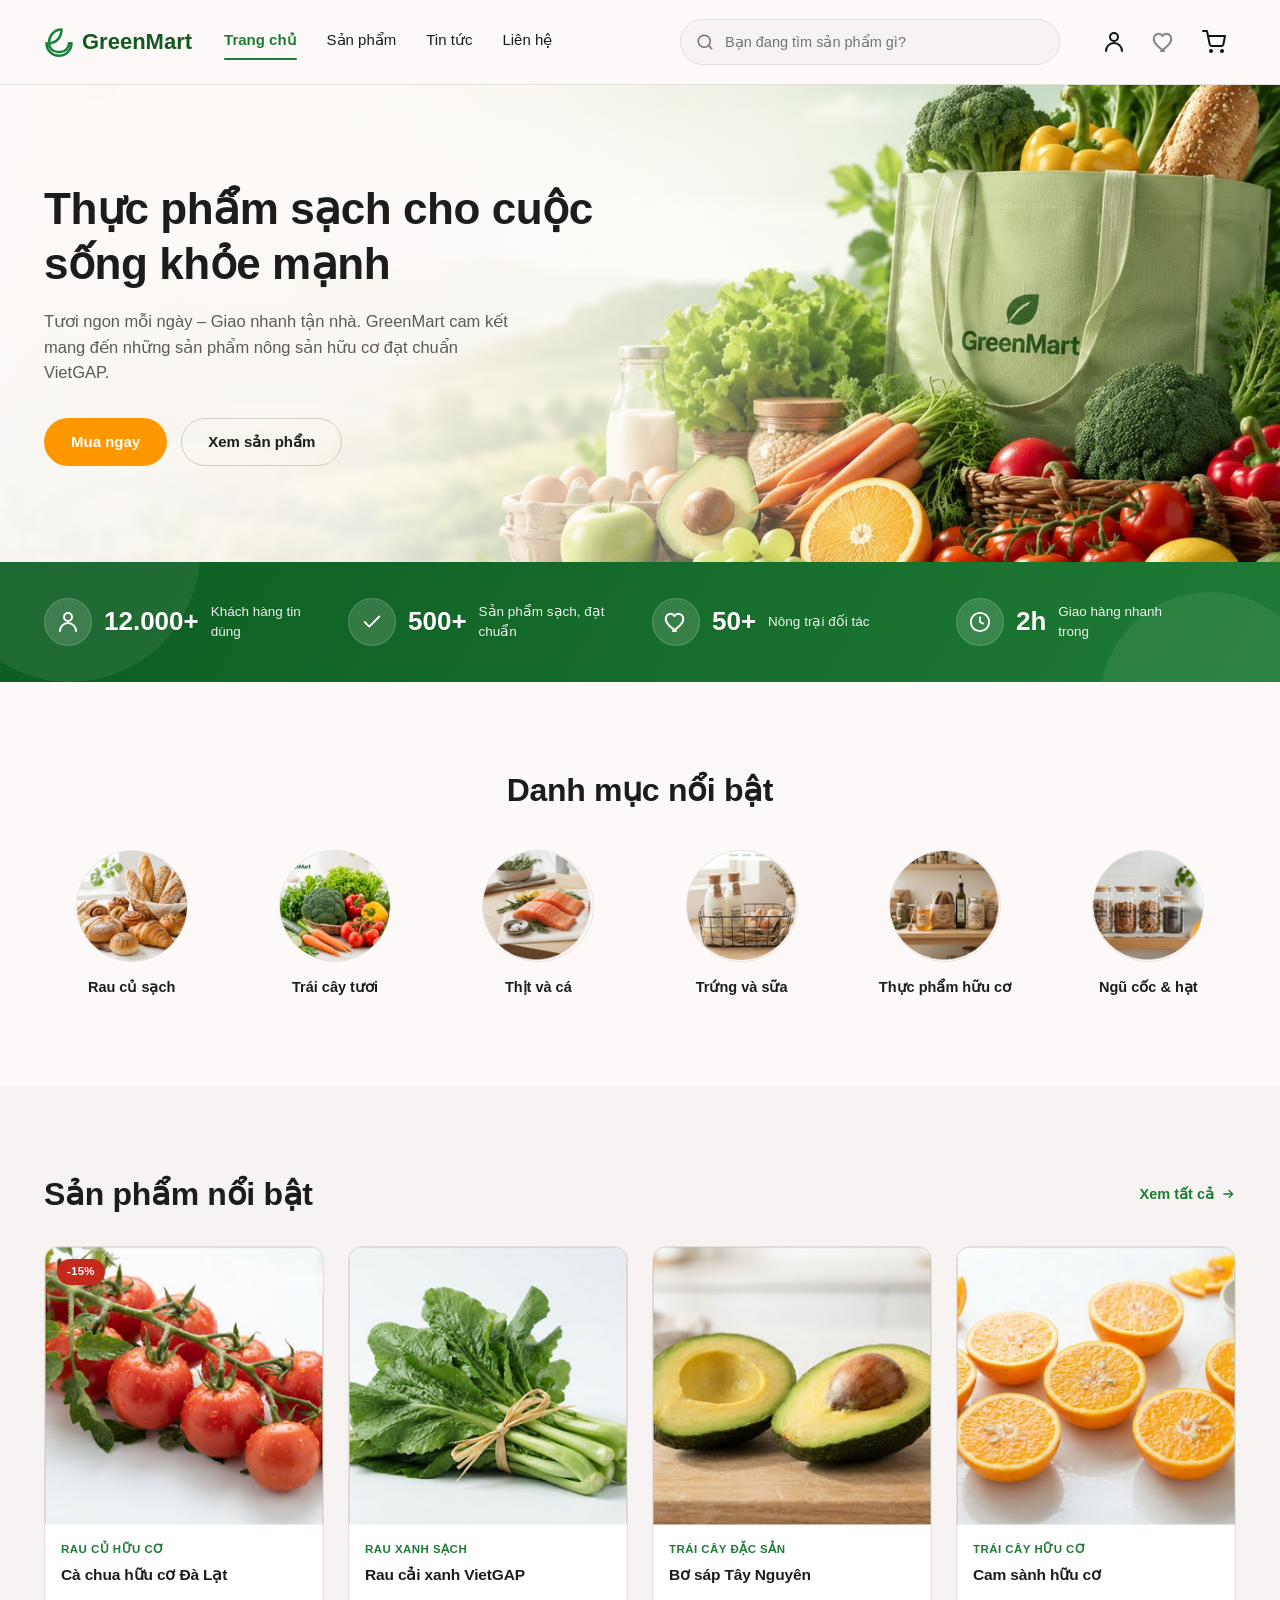
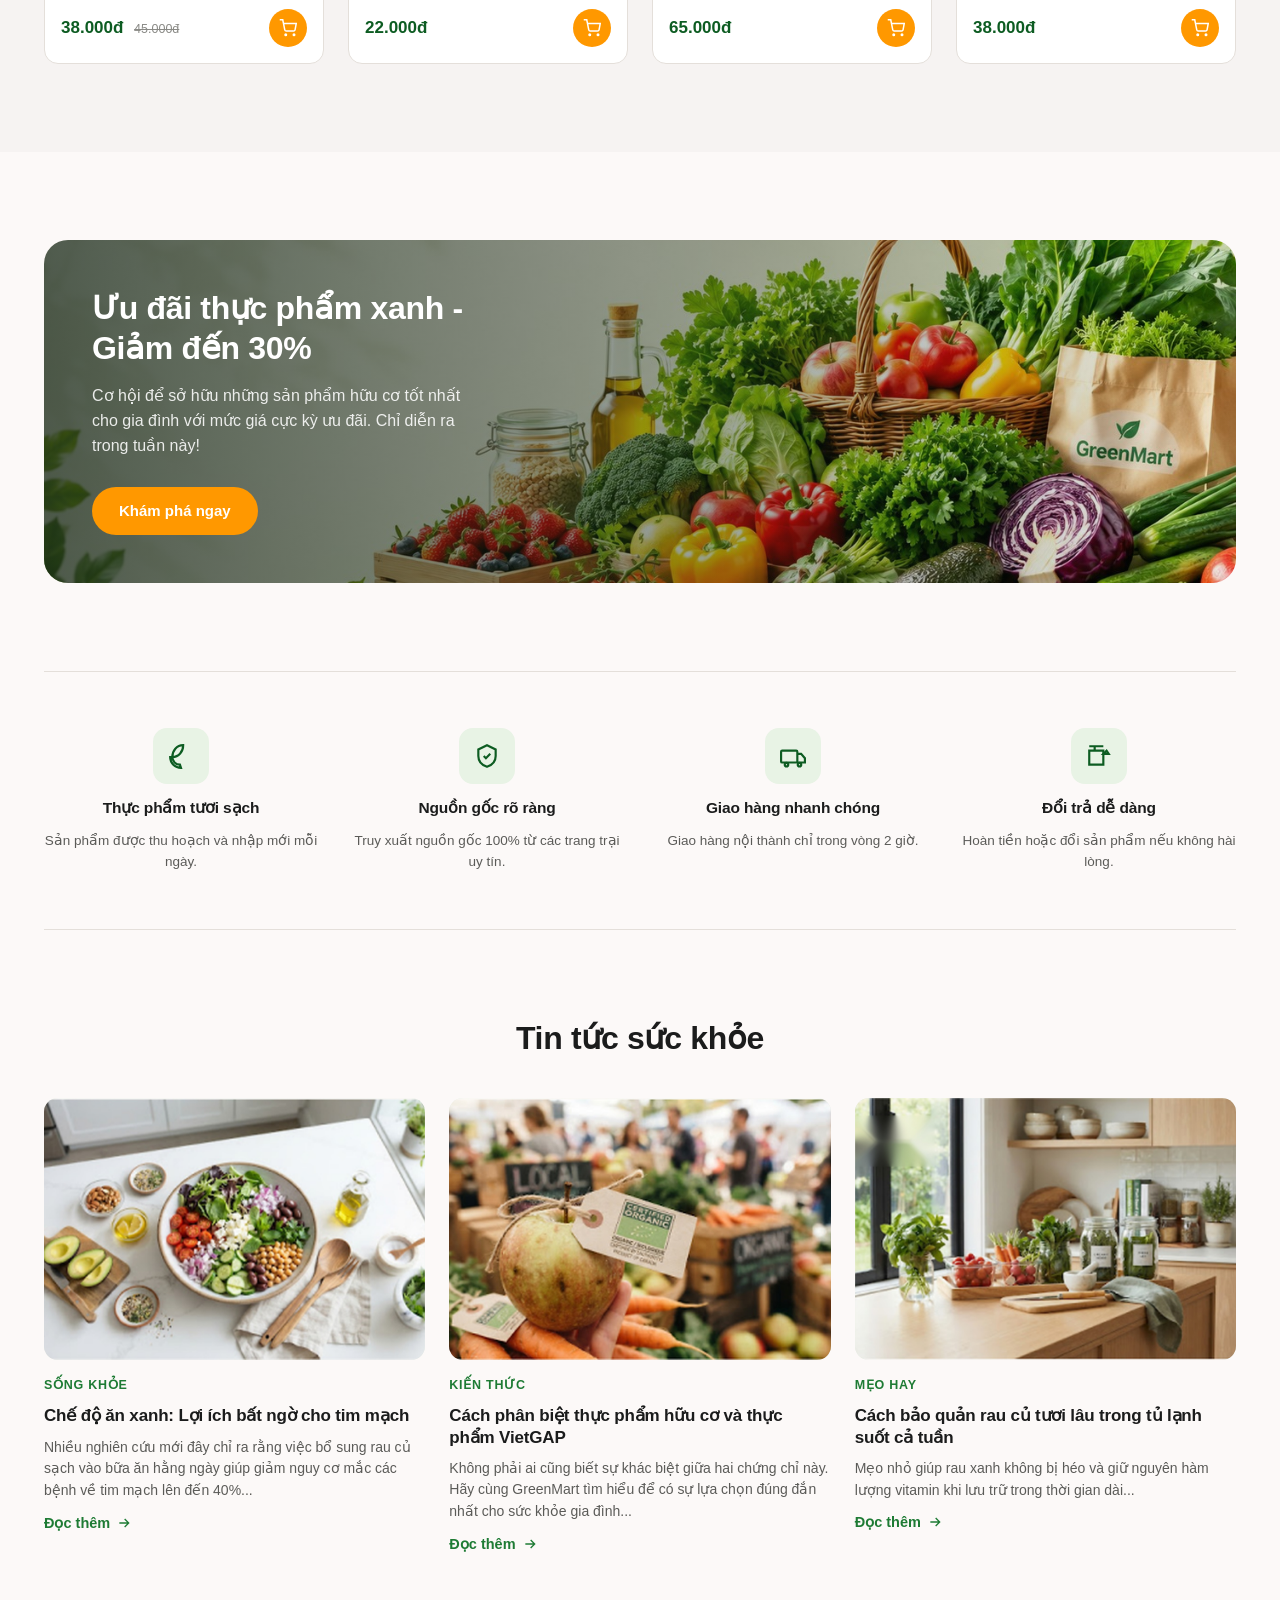
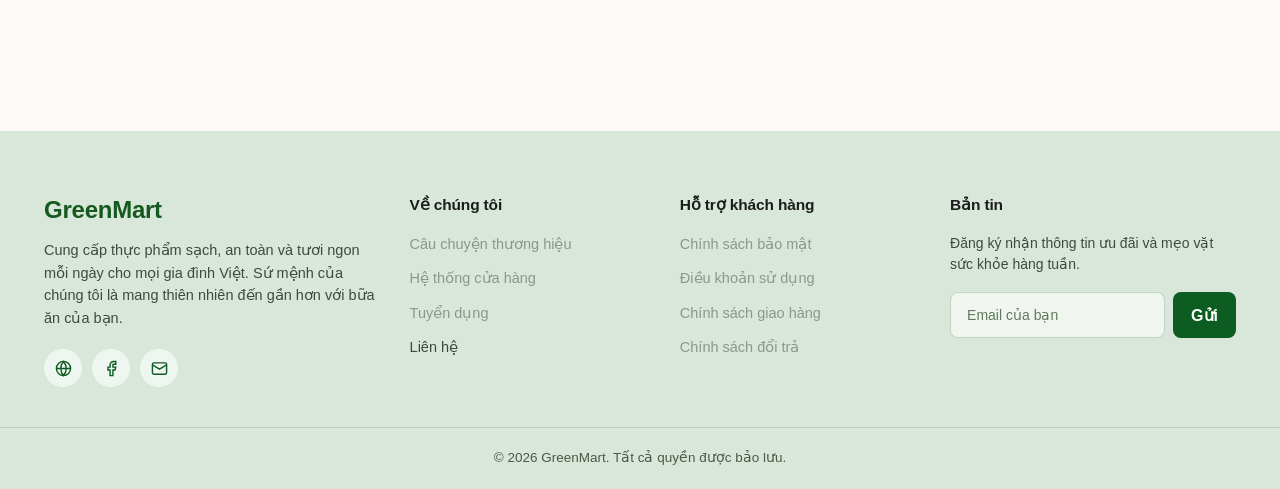
<file: index.html>
<!DOCTYPE html>
<html lang="vi">
<head>
<meta charset="UTF-8">
<meta name="viewport" content="width=device-width, initial-scale=1.0">
<title>GreenMart - Thực phẩm sạch cho cuộc sống khỏe mạnh</title>
<meta name="description" content="GreenMart cung cấp thực phẩm sạch, hữu cơ, tươi ngon mỗi ngày với giao hàng nhanh trong 2 giờ.">
<link rel="icon" href="assets/images/logo/favicon.png">

    <link rel="stylesheet" href="css/base.css">
    <link rel="stylesheet" href="css/components.css">
    <link rel="stylesheet" href="css/home.css">
</head>
<body>
<noscript><style>.reveal{opacity:1!important;transform:none!important;}</style></noscript>


<!-- ================= HEADER ================= -->
<header class="dau-trang">
  <div class="container">
    <a href="index.html" class="logo-thuong-hieu">
      <img src="assets/icons/leaf.svg" alt="" class="icon-svg">
      <span>GreenMart</span>
    </a>

    <button class="nut-menu-di-dong" aria-label="Mở menu" aria-expanded="false">
      <img src="assets/icons/menu.svg" alt="" class="icon-svg">
    </button>

    <nav class="menu-chinh">
      <a href="index.html" class="dang-hoat-dong">Trang chủ</a>
      <a href="san-pham.html">Sản phẩm</a>
      <a href="tin-tuc.html">Tin tức</a>
      <a href="lien-he.html">Liên hệ</a>
    </nav>

    <div class="o-tim-kiem-header">
      <img src="assets/icons/search.svg" alt="" class="icon-svg">
      <input type="text" placeholder="Bạn đang tìm sản phẩm gì?">
    </div>

    <div class="icon-tien-ich">
      <a href="dang-nhap.html" class="nut-icon" aria-label="Tài khoản">
        <img src="assets/icons/user.svg" alt="" class="icon-svg">
      </a>
      <a href="javascript:void(0)" class="nut-icon disabled-link" aria-label="Sản phẩm yêu thích" aria-disabled="true" tabindex="-1">
        <img src="assets/icons/heart.svg" alt="" class="icon-svg">
        <span class="the-so-luong" data-so-luong-yeu-thich>0</span>
      </a>
      <a href="gio-hang.html" class="nut-icon" aria-label="Giỏ hàng">
        <img src="assets/icons/cart.svg" alt="" class="icon-svg">
        <span class="the-so-luong" data-so-luong-gio-hang>0</span>
      </a>
    </div>
  </div>
</header>

<!-- ================= HERO ================= -->
<section class="hero-trang-chu">
  <div class="khung-anh">
    <img src="assets/images/banner/banner-trang-chu.jpg" alt="Nông sản tươi sạch GreenMart" onerror="this.src='assets/images/placeholder.svg'">
  </div>
  <div class="container">
    <div class="hero-noi-dung">
      <h1>Thực phẩm sạch cho cuộc sống khỏe mạnh</h1>
      <p>Tươi ngon mỗi ngày – Giao nhanh tận nhà. GreenMart cam kết mang đến những sản phẩm nông sản hữu cơ đạt chuẩn VietGAP.</p>
      <div class="hero-nut-nhom">
        <a href="san-pham.html" class="nut nut-cam">Mua ngay</a>
        <a href="san-pham.html" class="nut nut-vien">Xem sản phẩm</a>
      </div>
    </div>
  </div>
</section>

<!-- ================= DẢI THỐNG KÊ ĐIỂM NHẤN ================= -->
<section class="dai-thong-ke">
  <div class="container">
    <div class="luoi-thong-ke">
      <div class="muc-thong-ke reveal">
        <div class="icon-thong-ke">
          <img src="assets/icons/user.svg" alt="" class="icon-svg">
        </div>
        <span class="so-thong-ke" data-dem-toi="12000" data-hau-to="+">0</span>
        <p>Khách hàng tin dùng</p>
      </div>
      <div class="muc-thong-ke reveal reveal-cham-1">
        <div class="icon-thong-ke">
          <svg viewBox="0 0 24 24" fill="none" stroke="currentColor" stroke-width="2"><path d="M20 6L9 17l-5-5" stroke-linecap="round" stroke-linejoin="round"/></svg>
        </div>
        <span class="so-thong-ke" data-dem-toi="500" data-hau-to="+">0</span>
        <p>Sản phẩm sạch, đạt chuẩn</p>
      </div>
      <div class="muc-thong-ke reveal reveal-cham-2">
        <div class="icon-thong-ke">
          <img src="assets/icons/heart.svg" alt="" class="icon-svg">
        </div>
        <span class="so-thong-ke" data-dem-toi="50" data-hau-to="+">0</span>
        <p>Nông trại đối tác</p>
      </div>
      <div class="muc-thong-ke reveal reveal-cham-3">
        <div class="icon-thong-ke">
          <svg viewBox="0 0 24 24" fill="none" stroke="currentColor" stroke-width="2"><circle cx="12" cy="12" r="10"/><path d="M12 6v6l4 2"/></svg>
        </div>
        <span class="so-thong-ke" data-dem-toi="2" data-hau-to="h">0</span>
        <p>Giao hàng nhanh trong</p>
      </div>
    </div>
  </div>
</section>

<!-- ================= DANH MỤC NỔI BẬT ================= -->
<section class="section">
  <div class="container">
    <div class="tieu-de-section reveal">
      <h2>Danh mục nổi bật</h2>
    </div>
    <div class="luoi-danh-muc">
      <a href="san-pham.html?danh-muc=rau-cu" class="the-danh-muc">
        <div class="khung-anh"><img src="assets/images/danh-muc/rau-cu-sach.jpg" alt="Rau củ sạch" onerror="this.src='assets/images/placeholder.svg'"></div>
        <span>Rau củ sạch</span>
      </a>
      <a href="san-pham.html?danh-muc=trai-cay" class="the-danh-muc">
        <div class="khung-anh"><img src="assets/images/danh-muc/trai-cay-tuoi.jpg" alt="Trái cây tươi" onerror="this.src='assets/images/placeholder.svg'"></div>
        <span>Trái cây tươi</span>
      </a>
      <a href="san-pham.html?danh-muc=thit-ca" class="the-danh-muc">
        <div class="khung-anh"><img src="assets/images/danh-muc/thit-va-ca.jpg" alt="Thịt và cá" onerror="this.src='assets/images/placeholder.svg'"></div>
        <span>Thịt và cá</span>
      </a>
      <a href="san-pham.html?danh-muc=trung-sua" class="the-danh-muc">
        <div class="khung-anh"><img src="assets/images/danh-muc/trung-va-sua.jpg" alt="Trứng và sữa" onerror="this.src='assets/images/placeholder.svg'"></div>
        <span>Trứng và sữa</span>
      </a>
      <a href="san-pham.html?danh-muc=huu-co" class="the-danh-muc">
        <div class="khung-anh"><img src="assets/images/danh-muc/thuc-pham-huu-co.jpg" alt="Thực phẩm hữu cơ" onerror="this.src='assets/images/placeholder.svg'"></div>
        <span>Thực phẩm hữu cơ</span>
      </a>
      <a href="san-pham.html?danh-muc=ngu-coc" class="the-danh-muc">
        <div class="khung-anh"><img src="assets/images/danh-muc/ngu-coc-hat.jpg" alt="Ngũ cốc và hạt" onerror="this.src='assets/images/placeholder.svg'"></div>
        <span>Ngũ cốc & hạt</span>
      </a>
    </div>
  </div>
</section>

<!-- ================= SẢN PHẨM NỔI BẬT ================= -->
<section class="section section-phu">
  <div class="container">
    <div class="tieu-de-hang">
      <h2>Sản phẩm nổi bật</h2>
      <a href="san-pham.html" class="lien-ket-xem-them">
        Xem tất cả
        <svg viewBox="0 0 24 24" fill="none" stroke="currentColor" stroke-width="2"><path d="M5 12h14M13 6l6 6-6 6"/></svg>
      </a>
    </div>
    <div class="luoi-san-pham luoi-4" id="vung-san-pham-noi-bat">
      <!-- Được JS render từ js/du-lieu-san-pham.js -->
    </div>
  </div>
</section>

<!-- ================= BANNER KHUYẾN MÃI ================= -->
<section class="section">
  <div class="container">
    <div class="banner-khuyen-mai reveal">
      <div class="khung-anh">
        <img src="assets/images/banner/banner-khuyen-mai.jpg" alt="Ưu đãi thực phẩm xanh" onerror="this.src='assets/images/placeholder.svg'">
      </div>
      <div class="banner-khuyen-mai-noi-dung">
        <h2>Ưu đãi thực phẩm xanh - Giảm đến 30%</h2>
        <p>Cơ hội để sở hữu những sản phẩm hữu cơ tốt nhất cho gia đình với mức giá cực kỳ ưu đãi. Chỉ diễn ra trong tuần này!</p>
        <a href="san-pham.html?danh-muc=huu-co" class="nut nut-cam">Khám phá ngay</a>
      </div>
    </div>
  </div>
</section>

<!-- ================= CAM KẾT ================= -->
<section class="container">
  <div class="luoi-cam-ket">
    <div class="the-cam-ket">
      <div class="icon-tron"><svg viewBox="0 0 24 24" fill="none" stroke="currentColor" stroke-width="2"><path d="M11 20A7 7 0 0 1 4 13H2a10 10 0 0 0 10 10z"/><path d="M4 13c0-6 4-11 10-11 0 6-4 11-10 11z"/></svg></div>
      <h4>Thực phẩm tươi sạch</h4>
      <p>Sản phẩm được thu hoạch và nhập mới mỗi ngày.</p>
    </div>
    <div class="the-cam-ket">
      <div class="icon-tron"><svg viewBox="0 0 24 24" fill="none" stroke="currentColor" stroke-width="2"><path d="M12 2l8 4v6c0 5-3.5 8.5-8 10-4.5-1.5-8-5-8-10V6l8-4z"/><path d="M9 12l2 2 4-4"/></svg></div>
      <h4>Nguồn gốc rõ ràng</h4>
      <p>Truy xuất nguồn gốc 100% từ các trang trại uy tín.</p>
    </div>
    <div class="the-cam-ket">
      <div class="icon-tron"><svg viewBox="0 0 24 24" fill="none" stroke="currentColor" stroke-width="2"><rect x="1" y="7" width="15" height="11" rx="1"/><path d="M16 10h3.5L23 14v4h-7"/><circle cx="6" cy="20" r="1.6"/><circle cx="18" cy="20" r="1.6"/></svg></div>
      <h4>Giao hàng nhanh chóng</h4>
      <p>Giao hàng nội thành chỉ trong vòng 2 giờ.</p>
    </div>
    <div class="the-cam-ket">
      <div class="icon-tron"><svg viewBox="0 0 24 24" fill="none" stroke="currentColor" stroke-width="2"><path d="M3 7h13v13H3z"/><path d="M16 10h5l-2-3z"/><path d="M8 3v4M3 3h13"/></svg></div>
      <h4>Đổi trả dễ dàng</h4>
      <p>Hoàn tiền hoặc đổi sản phẩm nếu không hài lòng.</p>
    </div>
  </div>
</section>

<!-- ================= TIN TỨC SỨC KHỎE ================= -->
<section class="section">
  <div class="container">
    <div class="tieu-de-section reveal">
      <h2>Tin tức sức khỏe</h2>
    </div>
    <div class="luoi-tin-tuc-preview" id="vung-tin-tuc-preview">
      <!-- Được JS render từ js/du-lieu-tin-tuc.js -->
    </div>
  </div>
</section>

<!-- ================= FOOTER ================= -->
<footer class="chan-trang">
  <div class="container">
    <div class="chan-trang-noi-dung">
      <div class="chan-trang-gioi-thieu">
        <h2>GreenMart</h2>
        <p>Cung cấp thực phẩm sạch, an toàn và tươi ngon mỗi ngày cho mọi gia đình Việt. Sứ mệnh của chúng tôi là mang thiên nhiên đến gần hơn với bữa ăn của bạn.</p>
        <div class="mang-xa-hoi">
          <a href="index.html" aria-label="Về trang chủ GreenMart" title="Trang chủ"><svg viewBox="0 0 24 24" fill="none" stroke="currentColor" stroke-width="2"><circle cx="12" cy="12" r="10"/><path d="M2 12h20M12 2a15 15 0 0 1 0 20 15 15 0 0 1 0-20z"/></svg></a>
          <a href="https://www.facebook.com/" target="_blank" rel="noopener noreferrer" aria-label="Mở Facebook" title="Facebook"><svg viewBox="0 0 24 24" fill="none" stroke="currentColor" stroke-width="2"><path d="M18 2h-3a5 5 0 0 0-5 5v3H7v4h3v8h4v-8h3l1-4h-4V7a1 1 0 0 1 1-1h3z"/></svg></a>
          <a href="lien-he.html" aria-label="Liên hệ GreenMart" title="Liên hệ"><svg viewBox="0 0 24 24" fill="none" stroke="currentColor" stroke-width="2"><rect x="2" y="4" width="20" height="16" rx="2"/><path d="M2 7l10 6 10-6"/></svg></a>
        </div>
      </div>

      <div class="chan-trang-cot">
        <h3>Về chúng tôi</h3>
        <ul>
          <li><a href="javascript:void(0)" class="disabled-link" aria-disabled="true" tabindex="-1">Câu chuyện thương hiệu</a></li>
          <li><a href="javascript:void(0)" class="disabled-link" aria-disabled="true" tabindex="-1">Hệ thống cửa hàng</a></li>
          <li><a href="javascript:void(0)" class="disabled-link" aria-disabled="true" tabindex="-1">Tuyển dụng</a></li>
          <li><a href="lien-he.html">Liên hệ</a></li>
        </ul>
      </div>

      <div class="chan-trang-cot">
        <h3>Hỗ trợ khách hàng</h3>
        <ul>
          <li><a href="javascript:void(0)" class="disabled-link" aria-disabled="true" tabindex="-1">Chính sách bảo mật</a></li>
          <li><a href="javascript:void(0)" class="disabled-link" aria-disabled="true" tabindex="-1">Điều khoản sử dụng</a></li>
          <li><a href="javascript:void(0)" class="disabled-link" aria-disabled="true" tabindex="-1">Chính sách giao hàng</a></li>
          <li><a href="javascript:void(0)" class="disabled-link" aria-disabled="true" tabindex="-1">Chính sách đổi trả</a></li>
        </ul>
      </div>

      <div class="chan-trang-cot ban-tin-footer">
        <h3>Bản tin</h3>
        <p>Đăng ký nhận thông tin ưu đãi và mẹo vặt sức khỏe hàng tuần.</p>
        <form class="form-ban-tin">
          <input type="email" placeholder="Email của bạn" required>
          <button type="submit">Gửi</button>
        </form>
      </div>
    </div>
  </div>
  <div class="chan-trang-duoi">
    <div class="container">© 2026 GreenMart. Tất cả quyền được bảo lưu.</div>
  </div>
</footer>

    <script src="js/common.js"></script>
  <script src="js/home.js"></script>
</body>
</html>
</file>
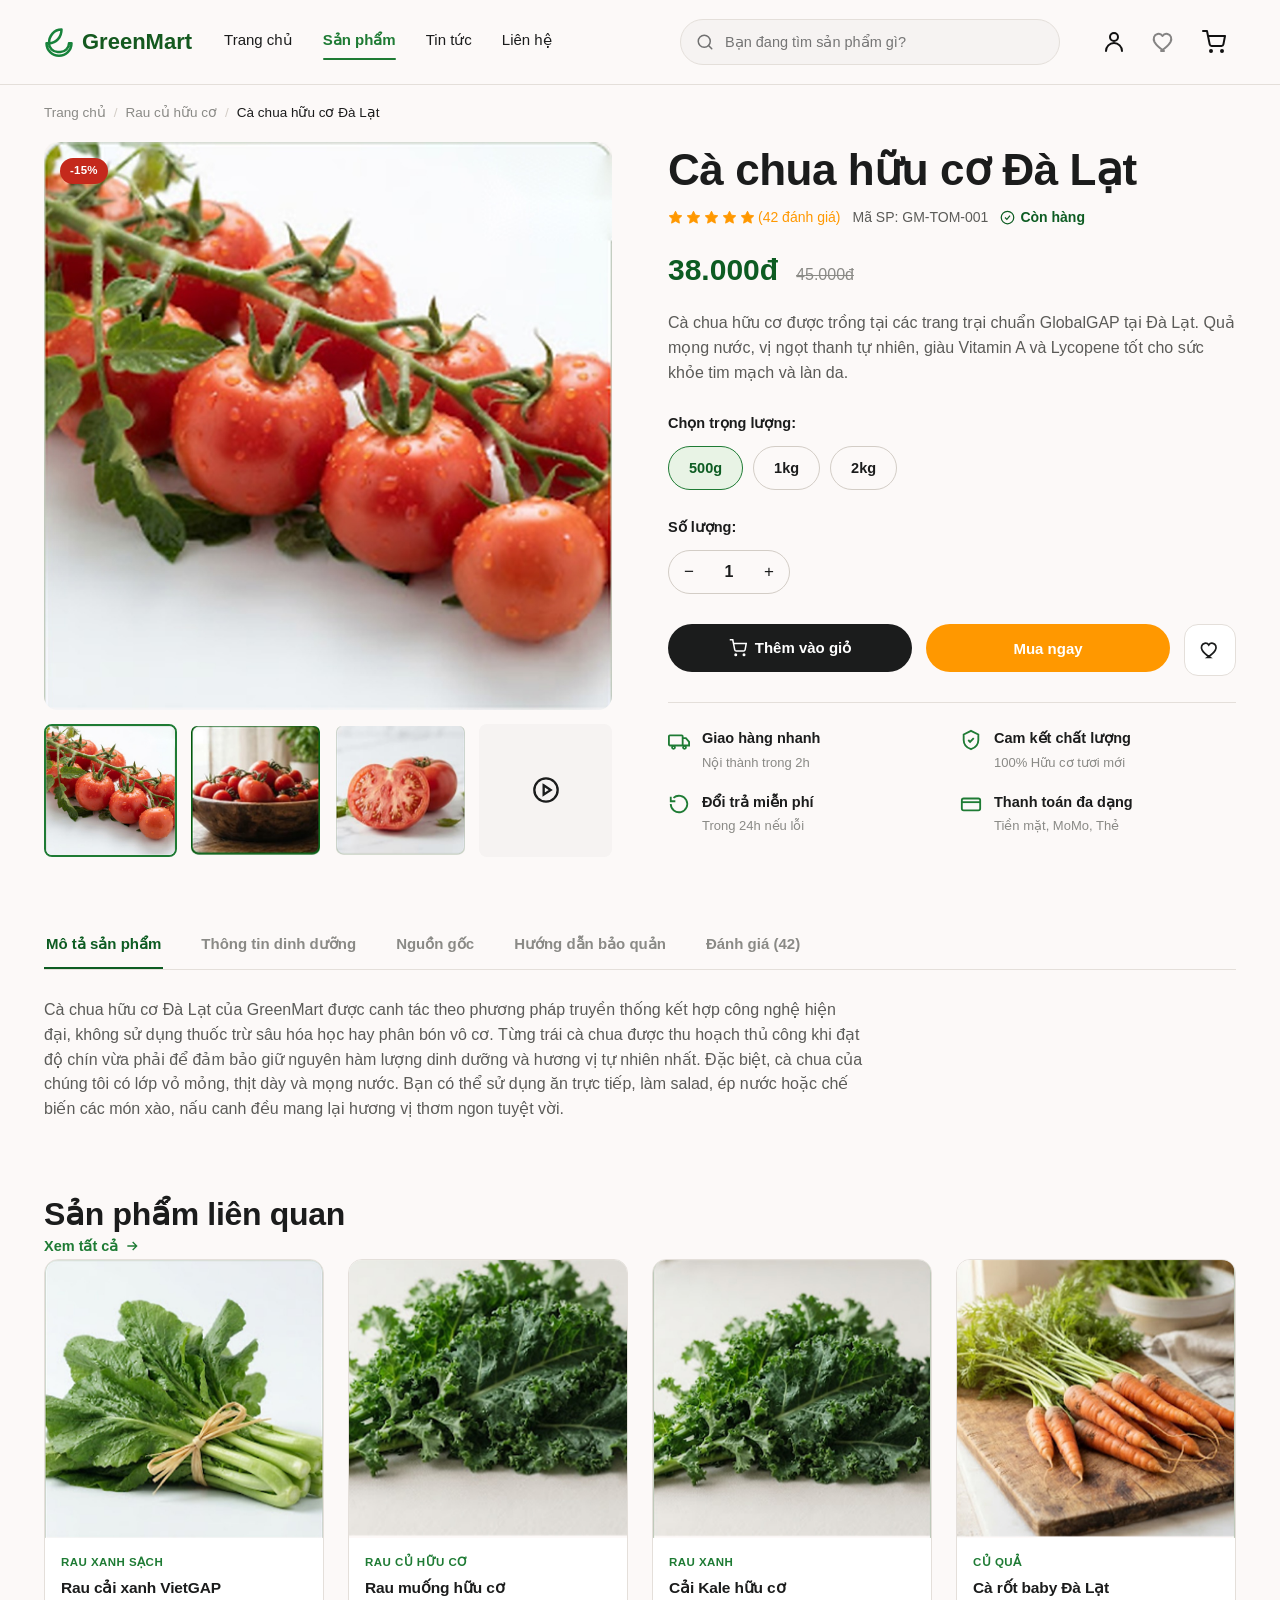
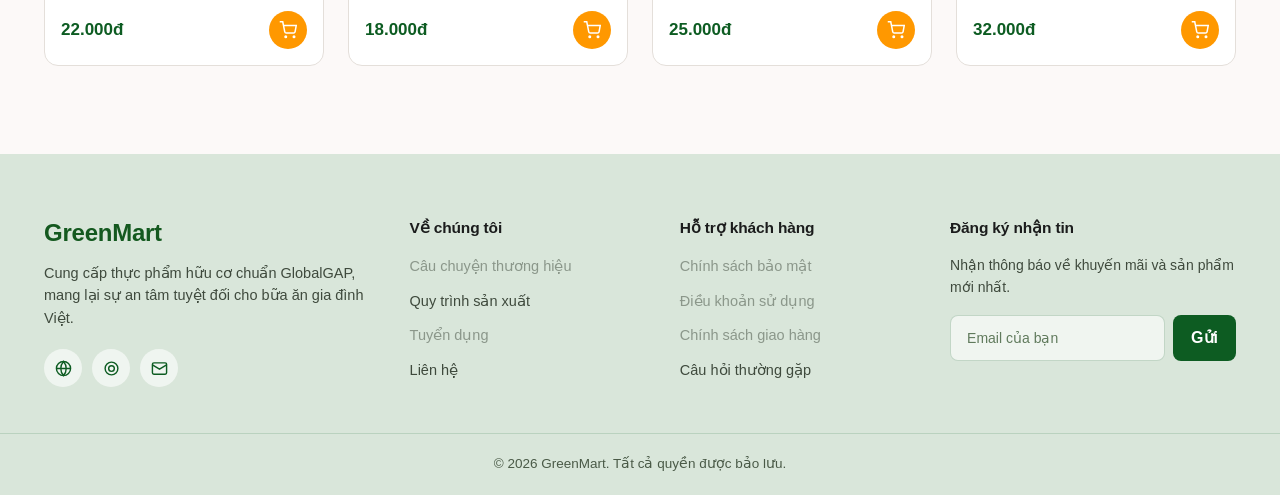
<file: chi-tiet-san-pham.html>
<!DOCTYPE html>
<html lang="vi">
<head>
<meta charset="UTF-8">
<meta name="viewport" content="width=device-width, initial-scale=1.0">
<title>Chi tiết sản phẩm - GreenMart</title>
<link rel="icon" href="assets/images/logo/favicon.png">

    <link rel="stylesheet" href="css/base.css">
    <link rel="stylesheet" href="css/components.css">
    <link rel="stylesheet" href="css/product-detail.css">
</head>
<body>
<noscript><style>.reveal{opacity:1!important;transform:none!important;}</style></noscript>


<!-- ================= HEADER ================= -->
<header class="dau-trang">
  <div class="container">
    <a href="index.html" class="logo-thuong-hieu">
      <img src="assets/icons/leaf.svg" alt="" class="icon-svg">
      <span>GreenMart</span>
    </a>
    <button class="nut-menu-di-dong" aria-label="Mở menu" aria-expanded="false">
      <img src="assets/icons/menu.svg" alt="" class="icon-svg">
    </button>
    <nav class="menu-chinh">
      <a href="index.html">Trang chủ</a>
      <a href="san-pham.html" class="dang-hoat-dong">Sản phẩm</a>
      <a href="tin-tuc.html">Tin tức</a>
      <a href="lien-he.html">Liên hệ</a>
    </nav>
    <div class="o-tim-kiem-header">
      <img src="assets/icons/search.svg" alt="" class="icon-svg">
      <input type="text" placeholder="Bạn đang tìm sản phẩm gì?">
    </div>
    <div class="icon-tien-ich">
      <a href="dang-nhap.html" class="nut-icon" aria-label="Tài khoản"><img src="assets/icons/user.svg" alt="" class="icon-svg"></a>
      <a href="javascript:void(0)" class="nut-icon disabled-link" aria-label="Sản phẩm yêu thích" aria-disabled="true" tabindex="-1">
        <img src="assets/icons/heart.svg" alt="" class="icon-svg">
        <span class="the-so-luong" data-so-luong-yeu-thich>0</span>
      </a>
      <a href="gio-hang.html" class="nut-icon" aria-label="Giỏ hàng">
        <img src="assets/icons/cart.svg" alt="" class="icon-svg">
        <span class="the-so-luong" data-so-luong-gio-hang>0</span>
      </a>
    </div>
  </div>
</header>

<div class="container">
  <div class="duong-dan" id="duong-dan-sp">
    <a href="index.html">Trang chủ</a>
    <span class="ngan-cach">/</span>
    <a href="san-pham.html" id="duong-dan-danh-muc">Sản phẩm</a>
    <span class="ngan-cach">/</span>
    <span aria-current="page" id="duong-dan-ten-sp">…</span>
  </div>

  <section class="chi-tiet-san-pham" id="chi-tiet-san-pham">
    <!-- Toàn bộ nội dung được js/chi-tiet-san-pham.js render động theo ?id= trên URL -->
  </section>

  <!-- ================= TABS MÔ TẢ ================= -->
  <section class="tabs-sp">
    <div class="tabs-sp-nhan">
      <button class="dang-hoat-dong" data-tab="mo-ta">Mô tả sản phẩm</button>
      <button data-tab="dinh-duong">Thông tin dinh dưỡng</button>
      <button data-tab="nguon-goc">Nguồn gốc</button>
      <button data-tab="bao-quan">Hướng dẫn bảo quản</button>
      <button data-tab="danh-gia">Đánh giá (<span id="so-danh-gia-tab">0</span>)</button>
    </div>

    <div class="tabs-sp-noi-dung">
      <div class="pane-tab dang-hien" id="pane-mo-ta">
        <p id="mo-ta-day-du">…</p>
      </div>

      <div class="pane-tab" id="pane-dinh-duong">
        <table>
          <tr><td>Năng lượng</td><td>52 kcal / 100g</td></tr>
          <tr><td>Chất xơ</td><td>2.2 g</td></tr>
          <tr><td>Vitamin C</td><td>28% giá trị hằng ngày</td></tr>
          <tr><td>Vitamin A</td><td>17% giá trị hằng ngày</td></tr>
          <tr><td>Kali</td><td>237 mg</td></tr>
        </table>
      </div>

      <div class="pane-tab" id="pane-nguon-goc">
        <p>Sản phẩm được truy xuất nguồn gốc rõ ràng từ trang trại đến tay người tiêu dùng, đạt các chứng nhận an toàn thực phẩm theo quy định hiện hành. Quý khách có thể quét mã QR trên bao bì để xem chi tiết thông tin trang trại, ngày thu hoạch và kết quả kiểm định chất lượng gần nhất.</p>
      </div>

      <div class="pane-tab" id="pane-bao-quan">
        <p>Bảo quản ở ngăn mát tủ lạnh (2 - 8°C) và sử dụng trong vòng 5 - 7 ngày để đảm bảo độ tươi ngon tốt nhất. Tránh để sản phẩm tiếp xúc trực tiếp với ánh nắng mặt trời hoặc nơi có nhiệt độ cao. Rửa sạch trước khi chế biến hoặc sử dụng.</p>
      </div>

      <div class="pane-tab" id="pane-danh-gia">
        <div class="danh-gia-khach-hang" id="vung-danh-gia">
          <!-- render động -->
        </div>
      </div>
    </div>
  </section>

  <!-- ================= SẢN PHẨM LIÊN QUAN ================= -->
  <section class="san-pham-lien-quan">
    <div class="tieu-de-hang">
      <h2>Sản phẩm liên quan</h2>
      <a href="san-pham.html" class="lien-ket-xem-them">
        Xem tất cả
        <svg viewBox="0 0 24 24" fill="none" stroke="currentColor" stroke-width="2"><path d="M5 12h14M13 6l6 6-6 6"/></svg>
      </a>
    </div>
    <div class="luoi-san-pham luoi-4" id="vung-san-pham-lien-quan"></div>
  </section>
</div>

<!-- ================= FOOTER ================= -->
<footer class="chan-trang">
  <div class="container">
    <div class="chan-trang-noi-dung">
      <div class="chan-trang-gioi-thieu">
        <h2>GreenMart</h2>
        <p>Cung cấp thực phẩm hữu cơ chuẩn GlobalGAP, mang lại sự an tâm tuyệt đối cho bữa ăn gia đình Việt.</p>
        <div class="mang-xa-hoi">
          <a href="index.html" aria-label="Về trang chủ GreenMart" title="Trang chủ"><svg viewBox="0 0 24 24" fill="none" stroke="currentColor" stroke-width="2"><circle cx="12" cy="12" r="10"/><path d="M2 12h20M12 2a15 15 0 0 1 0 20 15 15 0 0 1 0-20z"/></svg></a>
          <a href="https://www.facebook.com/" target="_blank" rel="noopener noreferrer" aria-label="Mở Facebook" title="Facebook"><svg viewBox="0 0 24 24" fill="none" stroke="currentColor" stroke-width="2"><circle cx="12" cy="12" r="9"/><circle cx="12" cy="12" r="4"/></svg></a>
          <a href="lien-he.html" aria-label="Liên hệ GreenMart" title="Liên hệ"><svg viewBox="0 0 24 24" fill="none" stroke="currentColor" stroke-width="2"><rect x="2" y="4" width="20" height="16" rx="2"/><path d="M2 7l10 6 10-6"/></svg></a>
        </div>
      </div>
      <div class="chan-trang-cot">
        <h3>Về chúng tôi</h3>
        <ul>
          <li><a href="javascript:void(0)" class="disabled-link" aria-disabled="true" tabindex="-1">Câu chuyện thương hiệu</a></li>
          <li><a href="#">Quy trình sản xuất</a></li>
          <li><a href="javascript:void(0)" class="disabled-link" aria-disabled="true" tabindex="-1">Tuyển dụng</a></li>
          <li><a href="lien-he.html">Liên hệ</a></li>
        </ul>
      </div>
      <div class="chan-trang-cot">
        <h3>Hỗ trợ khách hàng</h3>
        <ul>
          <li><a href="javascript:void(0)" class="disabled-link" aria-disabled="true" tabindex="-1">Chính sách bảo mật</a></li>
          <li><a href="javascript:void(0)" class="disabled-link" aria-disabled="true" tabindex="-1">Điều khoản sử dụng</a></li>
          <li><a href="javascript:void(0)" class="disabled-link" aria-disabled="true" tabindex="-1">Chính sách giao hàng</a></li>
          <li><a href="#">Câu hỏi thường gặp</a></li>
        </ul>
      </div>
      <div class="chan-trang-cot ban-tin-footer">
        <h3>Đăng ký nhận tin</h3>
        <p>Nhận thông báo về khuyến mãi và sản phẩm mới nhất.</p>
        <form class="form-ban-tin">
          <input type="email" placeholder="Email của bạn" required>
          <button type="submit">Gửi</button>
        </form>
      </div>
    </div>
  </div>
  <div class="chan-trang-duoi"><div class="container">© 2026 GreenMart. Tất cả quyền được bảo lưu.</div></div>
</footer>

    <script src="js/common.js"></script>
  <script src="js/product-detail.js"></script>
</body>
</html>
</file>
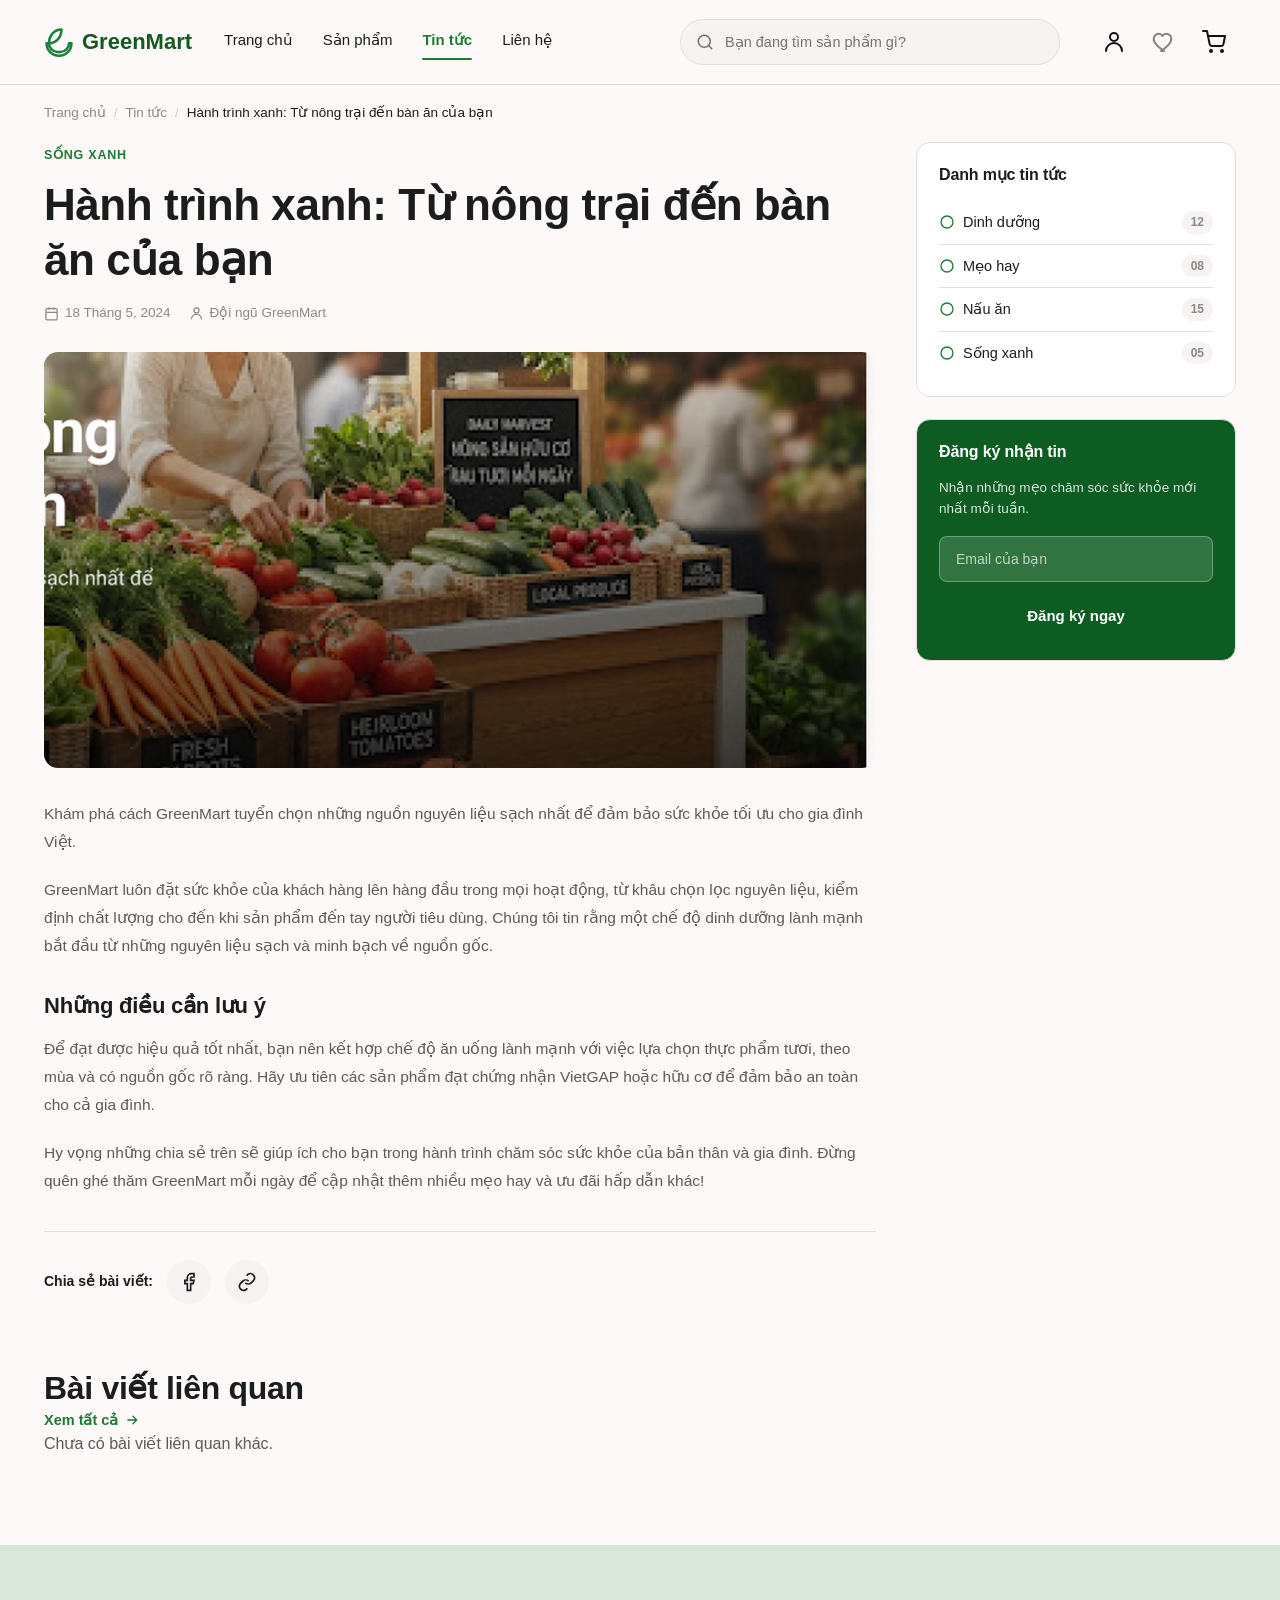
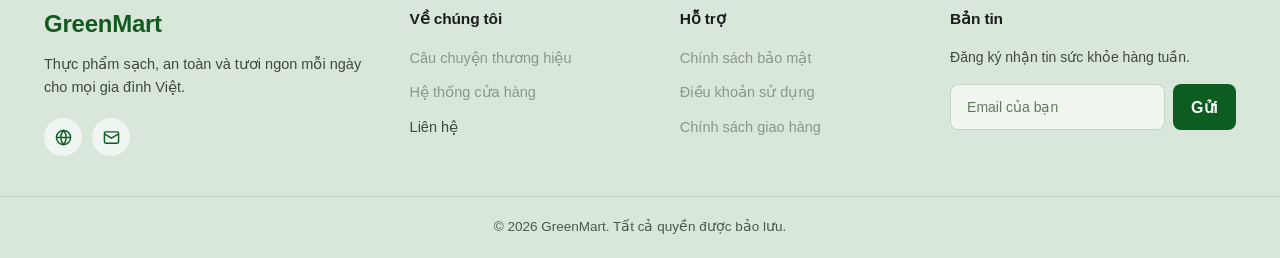
<file: chi-tiet-tin-tuc.html>
<!DOCTYPE html>
<html lang="vi">
<head>
<meta charset="UTF-8">
<meta name="viewport" content="width=device-width, initial-scale=1.0">
<title>Chi tiết bài viết - GreenMart</title>
<link rel="icon" href="assets/images/logo/favicon.png">

    <link rel="stylesheet" href="css/base.css">
    <link rel="stylesheet" href="css/components.css">
    <link rel="stylesheet" href="css/news.css">
</head>
<body>
<noscript><style>.reveal{opacity:1!important;transform:none!important;}</style></noscript>


<!-- ================= HEADER ================= -->
<header class="dau-trang">
  <div class="container">
    <a href="index.html" class="logo-thuong-hieu">
      <img src="assets/icons/leaf.svg" alt="" class="icon-svg">
      <span>GreenMart</span>
    </a>
    <button class="nut-menu-di-dong" aria-label="Mở menu" aria-expanded="false">
      <img src="assets/icons/menu.svg" alt="" class="icon-svg">
    </button>
    <nav class="menu-chinh">
      <a href="index.html">Trang chủ</a>
      <a href="san-pham.html">Sản phẩm</a>
      <a href="tin-tuc.html" class="dang-hoat-dong">Tin tức</a>
      <a href="lien-he.html">Liên hệ</a>
    </nav>
    <div class="o-tim-kiem-header">
      <img src="assets/icons/search.svg" alt="" class="icon-svg">
      <input type="text" placeholder="Bạn đang tìm sản phẩm gì?">
    </div>
    <div class="icon-tien-ich">
      <a href="dang-nhap.html" class="nut-icon" aria-label="Tài khoản"><img src="assets/icons/user.svg" alt="" class="icon-svg"></a>
      <a href="javascript:void(0)" class="nut-icon disabled-link" aria-label="Sản phẩm yêu thích" aria-disabled="true" tabindex="-1">
        <img src="assets/icons/heart.svg" alt="" class="icon-svg">
        <span class="the-so-luong" data-so-luong-yeu-thich>0</span>
      </a>
      <a href="gio-hang.html" class="nut-icon" aria-label="Giỏ hàng">
        <img src="assets/icons/cart.svg" alt="" class="icon-svg">
        <span class="the-so-luong" data-so-luong-gio-hang>0</span>
      </a>
    </div>
  </div>
</header>

<div class="container">
  <div class="duong-dan" id="duong-dan-bai-viet">
    <a href="index.html">Trang chủ</a>
    <span class="ngan-cach">/</span>
    <a href="tin-tuc.html">Tin tức</a>
    <span class="ngan-cach">/</span>
    <span aria-current="page" id="duong-dan-ten-bai-viet">…</span>
  </div>

  <div class="bai-viet-chi-tiet" id="bai-viet-chi-tiet">
    <!-- render động bởi js/chi-tiet-tin-tuc.js -->
  </div>

  <section class="bai-viet-lien-quan">
    <div class="tieu-de-hang">
      <h2>Bài viết liên quan</h2>
      <a href="tin-tuc.html" class="lien-ket-xem-them">
        Xem tất cả
        <svg viewBox="0 0 24 24" fill="none" stroke="currentColor" stroke-width="2"><path d="M5 12h14M13 6l6 6-6 6"/></svg>
      </a>
    </div>
    <div class="luoi-bai-viet" id="vung-bai-viet-lien-quan"></div>
  </section>
</div>

<!-- ================= FOOTER ================= -->
<footer class="chan-trang">
  <div class="container">
    <div class="chan-trang-noi-dung">
      <div class="chan-trang-gioi-thieu">
        <h2>GreenMart</h2>
        <p>Thực phẩm sạch, an toàn và tươi ngon mỗi ngày cho mọi gia đình Việt.</p>
        <div class="mang-xa-hoi">
          <a href="index.html" aria-label="Về trang chủ GreenMart" title="Trang chủ"><svg viewBox="0 0 24 24" fill="none" stroke="currentColor" stroke-width="2"><circle cx="12" cy="12" r="10"/><path d="M2 12h20M12 2a15 15 0 0 1 0 20 15 15 0 0 1 0-20z"/></svg></a>
          <a href="lien-he.html" aria-label="Liên hệ GreenMart" title="Liên hệ"><svg viewBox="0 0 24 24" fill="none" stroke="currentColor" stroke-width="2"><rect x="2" y="4" width="20" height="16" rx="2"/><path d="M2 7l10 6 10-6"/></svg></a>
        </div>
      </div>
      <div class="chan-trang-cot">
        <h3>Về chúng tôi</h3>
        <ul>
          <li><a href="javascript:void(0)" class="disabled-link" aria-disabled="true" tabindex="-1">Câu chuyện thương hiệu</a></li>
          <li><a href="javascript:void(0)" class="disabled-link" aria-disabled="true" tabindex="-1">Hệ thống cửa hàng</a></li>
          <li><a href="lien-he.html">Liên hệ</a></li>
        </ul>
      </div>
      <div class="chan-trang-cot">
        <h3>Hỗ trợ</h3>
        <ul>
          <li><a href="javascript:void(0)" class="disabled-link" aria-disabled="true" tabindex="-1">Chính sách bảo mật</a></li>
          <li><a href="javascript:void(0)" class="disabled-link" aria-disabled="true" tabindex="-1">Điều khoản sử dụng</a></li>
          <li><a href="javascript:void(0)" class="disabled-link" aria-disabled="true" tabindex="-1">Chính sách giao hàng</a></li>
        </ul>
      </div>
      <div class="chan-trang-cot ban-tin-footer">
        <h3>Bản tin</h3>
        <p>Đăng ký nhận tin sức khỏe hàng tuần.</p>
        <form class="form-ban-tin">
          <input type="email" placeholder="Email của bạn" required>
          <button type="submit">Gửi</button>
        </form>
      </div>
    </div>
  </div>
  <div class="chan-trang-duoi"><div class="container">© 2026 GreenMart. Tất cả quyền được bảo lưu.</div></div>
</footer>

    <script src="js/common.js"></script>
  <script src="js/news-detail.js"></script>
</body>
</html>
</file>
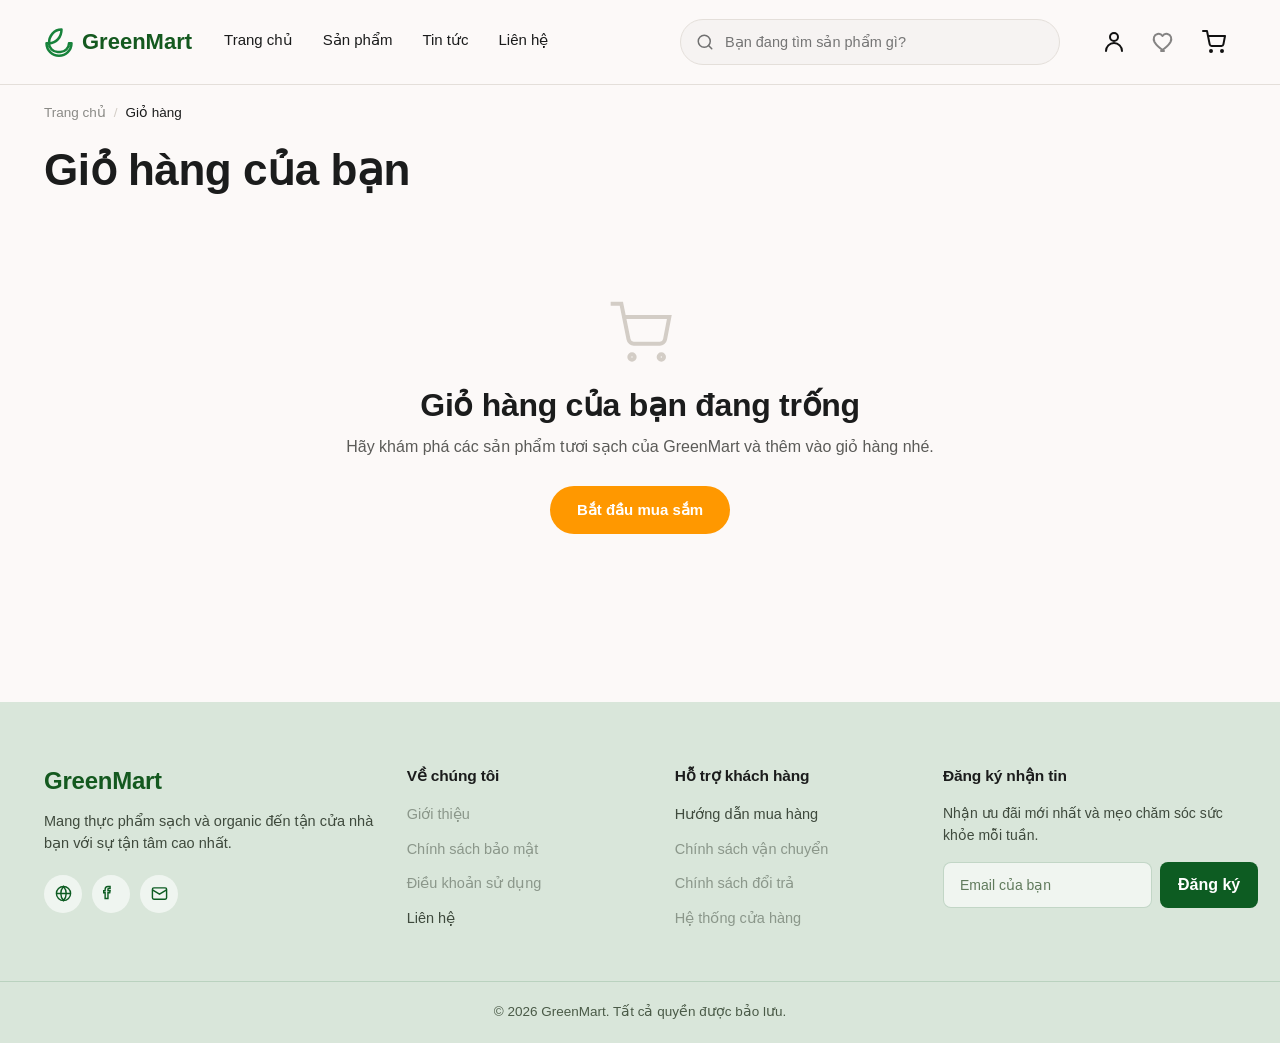
<file: gio-hang.html>
<!DOCTYPE html>
<html lang="vi">
<head>
<meta charset="UTF-8">
<meta name="viewport" content="width=device-width, initial-scale=1.0">
<title>Giỏ hàng của bạn - GreenMart</title>
<link rel="icon" href="assets/images/logo/favicon.png">

    <link rel="stylesheet" href="css/base.css">
    <link rel="stylesheet" href="css/components.css">
    <link rel="stylesheet" href="css/cart.css">
</head>
<body>
<noscript><style>.reveal{opacity:1!important;transform:none!important;}</style></noscript>


<!-- ================= HEADER ================= -->
<header class="dau-trang">
  <div class="container">
    <a href="index.html" class="logo-thuong-hieu">
      <img src="assets/icons/leaf.svg" alt="" class="icon-svg">
      <span>GreenMart</span>
    </a>
    <button class="nut-menu-di-dong" aria-label="Mở menu" aria-expanded="false">
      <img src="assets/icons/menu.svg" alt="" class="icon-svg">
    </button>
    <nav class="menu-chinh">
      <a href="index.html">Trang chủ</a>
      <a href="san-pham.html">Sản phẩm</a>
      <a href="tin-tuc.html">Tin tức</a>
      <a href="lien-he.html">Liên hệ</a>
    </nav>
    <div class="o-tim-kiem-header">
      <img src="assets/icons/search.svg" alt="" class="icon-svg">
      <input type="text" placeholder="Bạn đang tìm sản phẩm gì?">
    </div>
    <div class="icon-tien-ich">
      <a href="dang-nhap.html" class="nut-icon" aria-label="Tài khoản"><img src="assets/icons/user.svg" alt="" class="icon-svg"></a>
      <a href="javascript:void(0)" class="nut-icon disabled-link" aria-label="Sản phẩm yêu thích" aria-disabled="true" tabindex="-1">
        <img src="assets/icons/heart.svg" alt="" class="icon-svg">
        <span class="the-so-luong" data-so-luong-yeu-thich>0</span>
      </a>
      <a href="gio-hang.html" class="nut-icon" aria-label="Giỏ hàng">
        <img src="assets/icons/cart.svg" alt="" class="icon-svg">
        <span class="the-so-luong" data-so-luong-gio-hang>0</span>
      </a>
    </div>
  </div>
</header>

<div class="container">
  <div class="duong-dan">
    <a href="index.html">Trang chủ</a>
    <span class="ngan-cach">/</span>
    <span aria-current="page">Giỏ hàng</span>
  </div>

  <h1 class="tieu-de-gio-hang">Giỏ hàng của bạn</h1>

  <div id="vung-noi-dung-gio-hang">
    <!-- Được js/gio-hang.js render động -->
  </div>
</div>

<!-- ================= FOOTER ================= -->
<footer class="chan-trang">
  <div class="container">
    <div class="chan-trang-noi-dung">
      <div class="chan-trang-gioi-thieu">
        <h2>GreenMart</h2>
        <p>Mang thực phẩm sạch và organic đến tận cửa nhà bạn với sự tận tâm cao nhất.</p>
        <div class="mang-xa-hoi">
          <a href="index.html" aria-label="Về trang chủ GreenMart" title="Trang chủ"><svg viewBox="0 0 24 24" fill="none" stroke="currentColor" stroke-width="2"><circle cx="12" cy="12" r="10"/><path d="M2 12h20M12 2a15 15 0 0 1 0 20 15 15 0 0 1 0-20z"/></svg></a>
          <a href="https://www.facebook.com/" target="_blank" rel="noopener noreferrer" aria-label="Mở Facebook" title="Facebook"><svg viewBox="0 0 24 24" fill="none" stroke="currentColor" stroke-width="2"><path d="M7 11v8H3v-8H1V8h2V6a4 4 0 0 1 4-4h3v3H8a1 1 0 0 0-1 1v2h3l-.5 3H7z"/></svg></a>
          <a href="lien-he.html" aria-label="Liên hệ GreenMart" title="Liên hệ"><svg viewBox="0 0 24 24" fill="none" stroke="currentColor" stroke-width="2"><rect x="2" y="4" width="20" height="16" rx="2"/><path d="M2 7l10 6 10-6"/></svg></a>
        </div>
      </div>
      <div class="chan-trang-cot">
        <h3>Về chúng tôi</h3>
        <ul>
          <li><a href="javascript:void(0)" class="disabled-link" aria-disabled="true" tabindex="-1">Giới thiệu</a></li>
          <li><a href="javascript:void(0)" class="disabled-link" aria-disabled="true" tabindex="-1">Chính sách bảo mật</a></li>
          <li><a href="javascript:void(0)" class="disabled-link" aria-disabled="true" tabindex="-1">Điều khoản sử dụng</a></li>
          <li><a href="lien-he.html">Liên hệ</a></li>
        </ul>
      </div>
      <div class="chan-trang-cot">
        <h3>Hỗ trợ khách hàng</h3>
        <ul>
          <li><a href="#">Hướng dẫn mua hàng</a></li>
          <li><a href="javascript:void(0)" class="disabled-link" aria-disabled="true" tabindex="-1">Chính sách vận chuyển</a></li>
          <li><a href="javascript:void(0)" class="disabled-link" aria-disabled="true" tabindex="-1">Chính sách đổi trả</a></li>
          <li><a href="javascript:void(0)" class="disabled-link" aria-disabled="true" tabindex="-1">Hệ thống cửa hàng</a></li>
        </ul>
      </div>
      <div class="chan-trang-cot ban-tin-footer">
        <h3>Đăng ký nhận tin</h3>
        <p>Nhận ưu đãi mới nhất và mẹo chăm sóc sức khỏe mỗi tuần.</p>
        <form class="form-ban-tin">
          <input type="email" placeholder="Email của bạn" required>
          <button type="submit">Đăng ký</button>
        </form>
      </div>
    </div>
  </div>
  <div class="chan-trang-duoi"><div class="container">© 2026 GreenMart. Tất cả quyền được bảo lưu.</div></div>
</footer>

    <script src="js/common.js"></script>
  <script src="js/cart.js"></script>
</body>
</html>
</file>
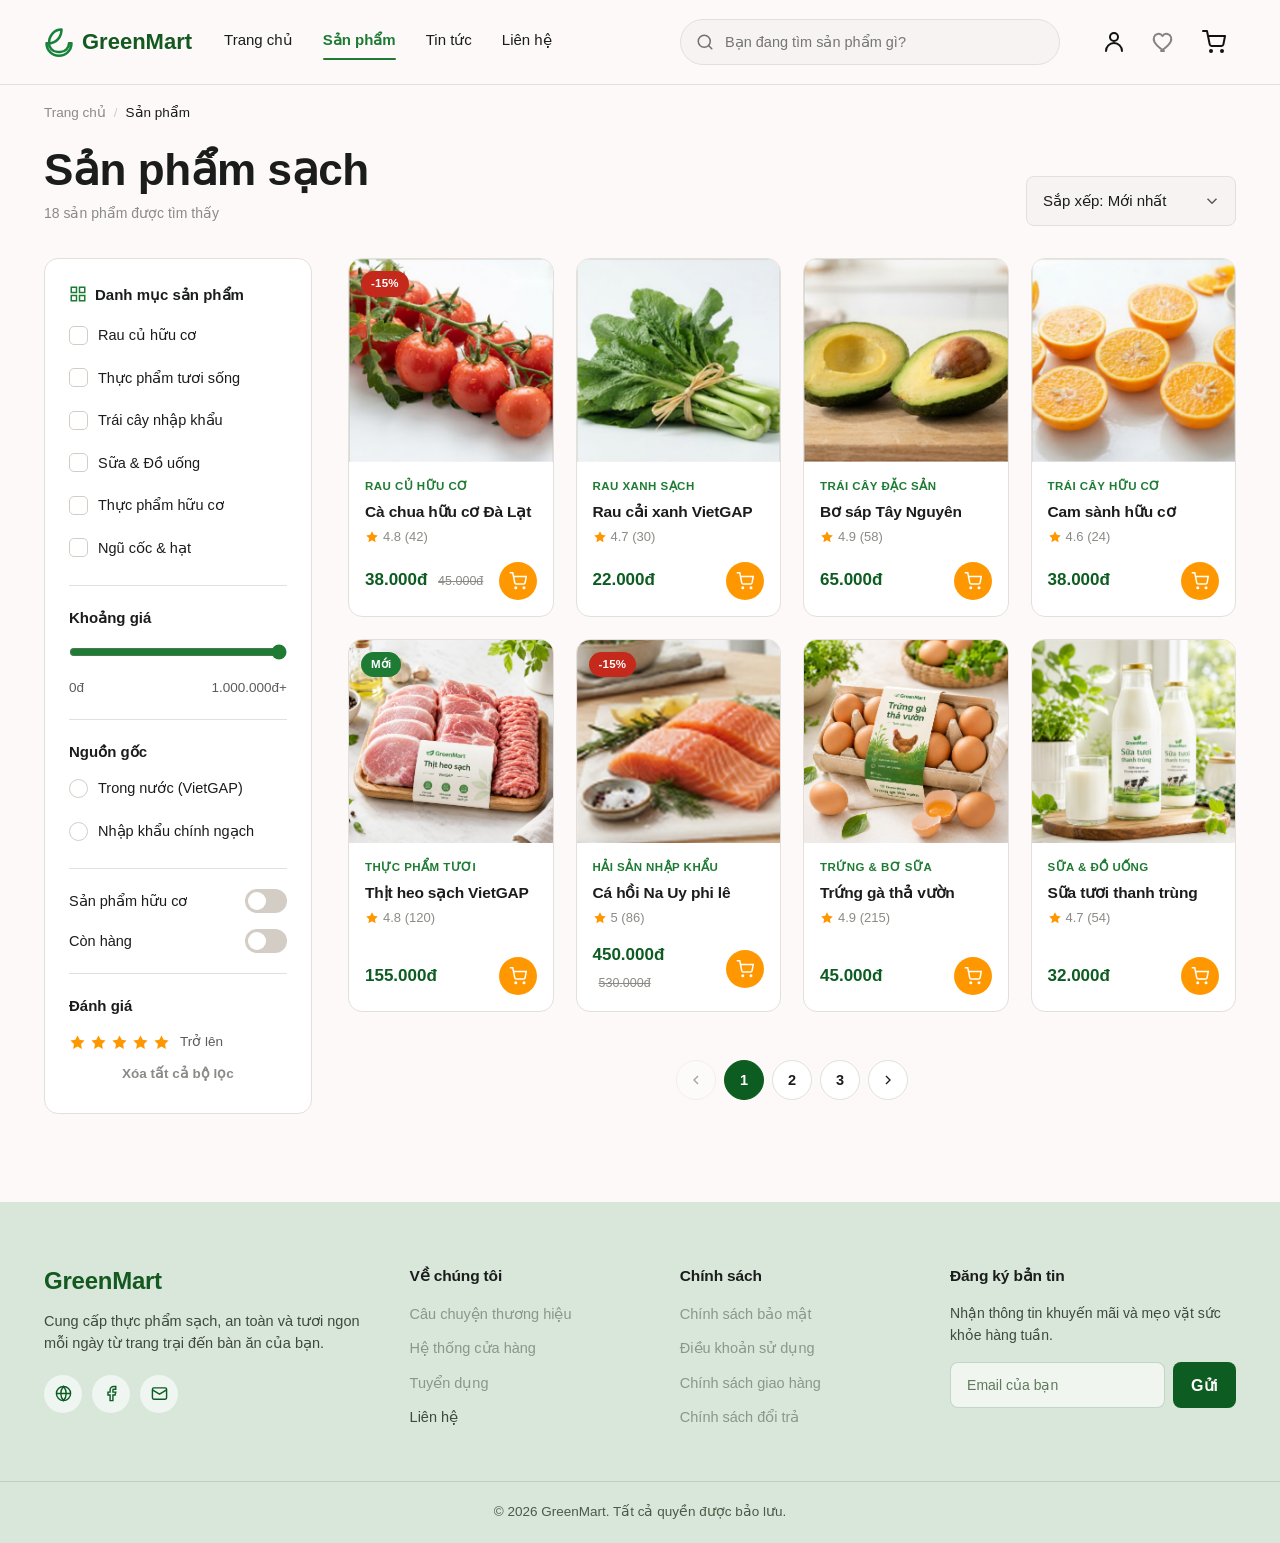
<file: san-pham.html>
<!DOCTYPE html>
<html lang="vi">
<head>
<meta charset="UTF-8">
<meta name="viewport" content="width=device-width, initial-scale=1.0">
<title>Sản phẩm sạch - GreenMart</title>
<meta name="description" content="Khám phá đầy đủ các sản phẩm thực phẩm sạch, hữu cơ của GreenMart: rau củ, trái cây, thịt cá, trứng sữa và nhiều hơn nữa.">
<link rel="icon" href="assets/images/logo/favicon.png">

    <link rel="stylesheet" href="css/base.css">
    <link rel="stylesheet" href="css/components.css">
    <link rel="stylesheet" href="css/products.css">
</head>
<body>
<noscript><style>.reveal{opacity:1!important;transform:none!important;}</style></noscript>


<!-- ================= HEADER ================= -->
<header class="dau-trang">
  <div class="container">
    <a href="index.html" class="logo-thuong-hieu">
      <img src="assets/icons/leaf.svg" alt="" class="icon-svg">
      <span>GreenMart</span>
    </a>

    <button class="nut-menu-di-dong" aria-label="Mở menu" aria-expanded="false">
      <img src="assets/icons/menu.svg" alt="" class="icon-svg">
    </button>

    <nav class="menu-chinh">
      <a href="index.html">Trang chủ</a>
      <a href="san-pham.html" class="dang-hoat-dong">Sản phẩm</a>
      <a href="tin-tuc.html">Tin tức</a>
      <a href="lien-he.html">Liên hệ</a>
    </nav>

    <div class="o-tim-kiem-header">
      <img src="assets/icons/search.svg" alt="" class="icon-svg">
      <input type="text" id="o-tim-kiem-sp" placeholder="Bạn đang tìm sản phẩm gì?">
    </div>

    <div class="icon-tien-ich">
      <a href="dang-nhap.html" class="nut-icon" aria-label="Tài khoản">
        <img src="assets/icons/user.svg" alt="" class="icon-svg">
      </a>
      <a href="javascript:void(0)" class="nut-icon disabled-link" aria-label="Sản phẩm yêu thích" aria-disabled="true" tabindex="-1">
        <img src="assets/icons/heart.svg" alt="" class="icon-svg">
        <span class="the-so-luong" data-so-luong-yeu-thich>0</span>
      </a>
      <a href="gio-hang.html" class="nut-icon" aria-label="Giỏ hàng">
        <img src="assets/icons/cart.svg" alt="" class="icon-svg">
        <span class="the-so-luong" data-so-luong-gio-hang>0</span>
      </a>
    </div>
  </div>
</header>

<div class="container">
  <div class="duong-dan">
    <a href="index.html">Trang chủ</a>
    <span class="ngan-cach">/</span>
    <span aria-current="page">Sản phẩm</span>
  </div>

  <div class="tieu-de-trang">
    <div>
      <h1 id="tieu-de-danh-muc">Sản phẩm sạch</h1>
      <span class="dem-ket-qua" id="dem-ket-qua">Đang tải...</span>
    </div>
    <select class="o-chon o-sap-xep" id="o-sap-xep">
      <option value="moi-nhat">Sắp xếp: Mới nhất</option>
      <option value="gia-tang">Giá: Thấp đến cao</option>
      <option value="gia-giam">Giá: Cao đến thấp</option>
      <option value="danh-gia">Đánh giá cao nhất</option>
    </select>
  </div>

  <button class="nut nut-vien nut-mo-loc-di-dong" id="nut-mo-loc">
    <svg viewBox="0 0 24 24" fill="none" stroke="currentColor" stroke-width="2"><path d="M4 6h16M7 12h10M10 18h4"/></svg>
    Bộ lọc sản phẩm
  </button>

  <div class="bo-cuc-san-pham">
    <!-- ============ BỘ LỌC ============ -->
    <aside class="khoi-loc-wrap" id="khoi-loc-wrap">
      <div class="khoi-loc">
        <div class="khoi-loc-tieu-de">
          <svg viewBox="0 0 24 24" fill="none" stroke="currentColor" stroke-width="2"><path d="M3 3h7v7H3zM14 3h7v7h-7zM14 14h7v7h-7zM3 14h7v7H3z"/></svg>
          Danh mục sản phẩm
        </div>
        <ul class="danh-sach-loc" id="loc-danh-muc">
          <li><label class="o-check"><input type="checkbox" value="rau-cu"><span>Rau củ hữu cơ</span></label></li>
          <li><label class="o-check"><input type="checkbox" value="thit-ca"><span>Thực phẩm tươi sống</span></label></li>
          <li><label class="o-check"><input type="checkbox" value="trai-cay"><span>Trái cây nhập khẩu</span></label></li>
          <li><label class="o-check"><input type="checkbox" value="trung-sua"><span>Sữa & Đồ uống</span></label></li>
          <li><label class="o-check"><input type="checkbox" value="huu-co"><span>Thực phẩm hữu cơ</span></label></li>
          <li><label class="o-check"><input type="checkbox" value="ngu-coc"><span>Ngũ cốc & hạt</span></label></li>
        </ul>

        <hr>

        <div class="khoi-loc-tieu-de" style="margin-bottom:14px">Khoảng giá</div>
        <input type="range" id="loc-gia" min="0" max="1000000" step="10000" value="1000000">
        <div class="khoang-gia-nhan">
          <span>0đ</span>
          <span id="nhan-gia-toi-da">1.000.000đ+</span>
        </div>

        <hr>

        <div class="khoi-loc-tieu-de" style="margin-bottom:14px">Nguồn gốc</div>
        <ul class="danh-sach-loc" id="loc-nguon-goc">
          <li><label class="o-radio"><input type="radio" name="nguon-goc" value="trong-nuoc"><span>Trong nước (VietGAP)</span></label></li>
          <li><label class="o-radio"><input type="radio" name="nguon-goc" value="nhap-khau"><span>Nhập khẩu chính ngạch</span></label></li>
        </ul>

        <hr>

        <div class="hang-cong-tac">
          <span>Sản phẩm hữu cơ</span>
          <label class="cong-tac"><input type="checkbox" id="loc-huu-co"></label>
        </div>
        <div class="hang-cong-tac">
          <span>Còn hàng</span>
          <label class="cong-tac"><input type="checkbox" id="loc-con-hang"></label>
        </div>

        <hr>

        <div class="khoi-loc-tieu-de" style="margin-bottom:14px">Đánh giá</div>
        <div class="danh-gia-sao" id="loc-danh-gia" data-gia-tri="0">
          <svg viewBox="0 0 24 24" fill="currentColor"><path d="M12 2l3.09 6.26L22 9.27l-5 4.87L18.18 21 12 17.77 5.82 21 7 14.14 2 9.27l6.91-1.01L12 2z"/></svg>
          <svg viewBox="0 0 24 24" fill="currentColor"><path d="M12 2l3.09 6.26L22 9.27l-5 4.87L18.18 21 12 17.77 5.82 21 7 14.14 2 9.27l6.91-1.01L12 2z"/></svg>
          <svg viewBox="0 0 24 24" fill="currentColor"><path d="M12 2l3.09 6.26L22 9.27l-5 4.87L18.18 21 12 17.77 5.82 21 7 14.14 2 9.27l6.91-1.01L12 2z"/></svg>
          <svg viewBox="0 0 24 24" fill="currentColor"><path d="M12 2l3.09 6.26L22 9.27l-5 4.87L18.18 21 12 17.77 5.82 21 7 14.14 2 9.27l6.91-1.01L12 2z"/></svg>
          <svg viewBox="0 0 24 24" fill="currentColor"><path d="M12 2l3.09 6.26L22 9.27l-5 4.87L18.18 21 12 17.77 5.82 21 7 14.14 2 9.27l6.91-1.01L12 2z"/></svg>
          <span>Trở lên</span>
        </div>

        <button class="nut-xoa-loc" id="nut-xoa-loc">Xóa tất cả bộ lọc</button>
      </div>
    </aside>

    <!-- ============ LƯỚI SẢN PHẨM ============ -->
    <div>
      <div class="luoi-san-pham" id="luoi-san-pham"></div>
      <p class="trang-thai-rong" id="trang-thai-rong" style="display:none;">
        Không tìm thấy sản phẩm phù hợp với bộ lọc bạn đã chọn.
      </p>
      <nav class="phan-trang" id="phan-trang" aria-label="Phân trang"></nav>
    </div>
  </div>
</div>

<!-- ================= FOOTER ================= -->
<footer class="chan-trang">
  <div class="container">
    <div class="chan-trang-noi-dung">
      <div class="chan-trang-gioi-thieu">
        <h2>GreenMart</h2>
        <p>Cung cấp thực phẩm sạch, an toàn và tươi ngon mỗi ngày từ trang trại đến bàn ăn của bạn.</p>
        <div class="mang-xa-hoi">
          <a href="index.html" aria-label="Về trang chủ GreenMart" title="Trang chủ"><svg viewBox="0 0 24 24" fill="none" stroke="currentColor" stroke-width="2"><circle cx="12" cy="12" r="10"/><path d="M2 12h20M12 2a15 15 0 0 1 0 20 15 15 0 0 1 0-20z"/></svg></a>
          <a href="https://www.facebook.com/" target="_blank" rel="noopener noreferrer" aria-label="Mở Facebook" title="Facebook"><svg viewBox="0 0 24 24" fill="none" stroke="currentColor" stroke-width="2"><path d="M18 2h-3a5 5 0 0 0-5 5v3H7v4h3v8h4v-8h3l1-4h-4V7a1 1 0 0 1 1-1h3z"/></svg></a>
          <a href="lien-he.html" aria-label="Liên hệ GreenMart" title="Liên hệ"><svg viewBox="0 0 24 24" fill="none" stroke="currentColor" stroke-width="2"><rect x="2" y="4" width="20" height="16" rx="2"/><path d="M2 7l10 6 10-6"/></svg></a>
        </div>
      </div>
      <div class="chan-trang-cot">
        <h3>Về chúng tôi</h3>
        <ul>
          <li><a href="javascript:void(0)" class="disabled-link" aria-disabled="true" tabindex="-1">Câu chuyện thương hiệu</a></li>
          <li><a href="javascript:void(0)" class="disabled-link" aria-disabled="true" tabindex="-1">Hệ thống cửa hàng</a></li>
          <li><a href="javascript:void(0)" class="disabled-link" aria-disabled="true" tabindex="-1">Tuyển dụng</a></li>
          <li><a href="lien-he.html">Liên hệ</a></li>
        </ul>
      </div>
      <div class="chan-trang-cot">
        <h3>Chính sách</h3>
        <ul>
          <li><a href="javascript:void(0)" class="disabled-link" aria-disabled="true" tabindex="-1">Chính sách bảo mật</a></li>
          <li><a href="javascript:void(0)" class="disabled-link" aria-disabled="true" tabindex="-1">Điều khoản sử dụng</a></li>
          <li><a href="javascript:void(0)" class="disabled-link" aria-disabled="true" tabindex="-1">Chính sách giao hàng</a></li>
          <li><a href="javascript:void(0)" class="disabled-link" aria-disabled="true" tabindex="-1">Chính sách đổi trả</a></li>
        </ul>
      </div>
      <div class="chan-trang-cot ban-tin-footer">
        <h3>Đăng ký bản tin</h3>
        <p>Nhận thông tin khuyến mãi và mẹo vặt sức khỏe hàng tuần.</p>
        <form class="form-ban-tin">
          <input type="email" placeholder="Email của bạn" required>
          <button type="submit">Gửi</button>
        </form>
      </div>
    </div>
  </div>
  <div class="chan-trang-duoi"><div class="container">© 2026 GreenMart. Tất cả quyền được bảo lưu.</div></div>
</footer>

    <script src="js/common.js"></script>
  <script src="js/products.js"></script>
</body>
</html>
</file>
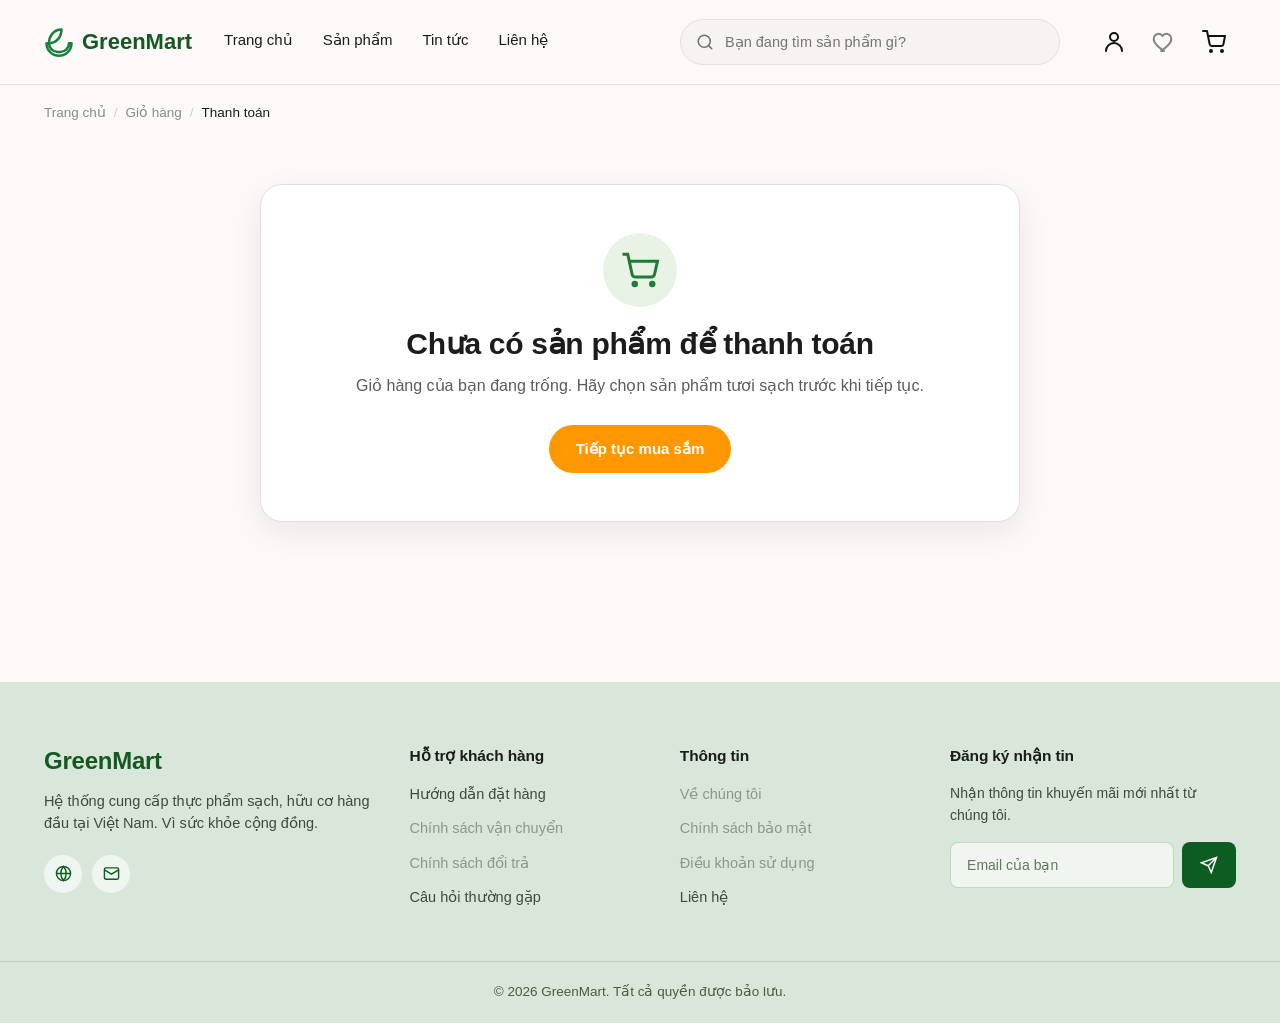
<file: thanh-toan.html>
<!DOCTYPE html>
<html lang="vi">
<head>
<meta charset="UTF-8">
<meta name="viewport" content="width=device-width, initial-scale=1.0">
<title>Thanh toán đơn hàng - GreenMart</title>
<link rel="icon" href="assets/images/logo/favicon.png">

    <link rel="stylesheet" href="css/base.css">
    <link rel="stylesheet" href="css/components.css">
    <link rel="stylesheet" href="css/checkout.css">
</head>
<body>
<noscript><style>.reveal{opacity:1!important;transform:none!important;}</style></noscript>


<!-- ================= HEADER ================= -->
<header class="dau-trang">
  <div class="container">
    <a href="index.html" class="logo-thuong-hieu">
      <img src="assets/icons/leaf.svg" alt="" class="icon-svg">
      <span>GreenMart</span>
    </a>
    <button class="nut-menu-di-dong" aria-label="Mở menu" aria-expanded="false">
      <img src="assets/icons/menu.svg" alt="" class="icon-svg">
    </button>
    <nav class="menu-chinh">
      <a href="index.html">Trang chủ</a>
      <a href="san-pham.html">Sản phẩm</a>
      <a href="tin-tuc.html">Tin tức</a>
      <a href="lien-he.html">Liên hệ</a>
    </nav>
    <div class="o-tim-kiem-header">
      <img src="assets/icons/search.svg" alt="" class="icon-svg">
      <input type="text" placeholder="Bạn đang tìm sản phẩm gì?">
    </div>
    <div class="icon-tien-ich">
      <a href="dang-nhap.html" class="nut-icon" aria-label="Tài khoản"><img src="assets/icons/user.svg" alt="" class="icon-svg"></a>
      <a href="javascript:void(0)" class="nut-icon disabled-link" aria-label="Sản phẩm yêu thích" aria-disabled="true" tabindex="-1">
        <img src="assets/icons/heart.svg" alt="" class="icon-svg">
        <span class="the-so-luong" data-so-luong-yeu-thich>0</span>
      </a>
      <a href="gio-hang.html" class="nut-icon" aria-label="Giỏ hàng">
        <img src="assets/icons/cart.svg" alt="" class="icon-svg">
        <span class="the-so-luong" data-so-luong-gio-hang>0</span>
      </a>
    </div>
  </div>
</header>

<div class="container">
  <div class="duong-dan">
    <a href="index.html">Trang chủ</a>
    <span class="ngan-cach">/</span>
    <a href="gio-hang.html">Giỏ hàng</a>
    <span class="ngan-cach">/</span>
    <span aria-current="page">Thanh toán</span>
  </div>

  <div id="vung-thanh-toan">
    <!-- Được js/thanh-toan.js render động -->
  </div>
</div>

<!-- ================= FOOTER ================= -->
<footer class="chan-trang">
  <div class="container">
    <div class="chan-trang-noi-dung">
      <div class="chan-trang-gioi-thieu">
        <h2>GreenMart</h2>
        <p>Hệ thống cung cấp thực phẩm sạch, hữu cơ hàng đầu tại Việt Nam. Vì sức khỏe cộng đồng.</p>
        <div class="mang-xa-hoi">
          <a href="index.html" aria-label="Về trang chủ GreenMart" title="Trang chủ"><svg viewBox="0 0 24 24" fill="none" stroke="currentColor" stroke-width="2"><circle cx="12" cy="12" r="10"/><path d="M2 12h20M12 2a15 15 0 0 1 0 20 15 15 0 0 1 0-20z"/></svg></a>
          <a href="lien-he.html" aria-label="Liên hệ GreenMart" title="Liên hệ"><svg viewBox="0 0 24 24" fill="none" stroke="currentColor" stroke-width="2"><rect x="2" y="4" width="20" height="16" rx="2"/><path d="M2 7l10 6 10-6"/></svg></a>
        </div>
      </div>
      <div class="chan-trang-cot">
        <h3>Hỗ trợ khách hàng</h3>
        <ul>
          <li><a href="#">Hướng dẫn đặt hàng</a></li>
          <li><a href="javascript:void(0)" class="disabled-link" aria-disabled="true" tabindex="-1">Chính sách vận chuyển</a></li>
          <li><a href="javascript:void(0)" class="disabled-link" aria-disabled="true" tabindex="-1">Chính sách đổi trả</a></li>
          <li><a href="#">Câu hỏi thường gặp</a></li>
        </ul>
      </div>
      <div class="chan-trang-cot">
        <h3>Thông tin</h3>
        <ul>
          <li><a href="javascript:void(0)" class="disabled-link" aria-disabled="true" tabindex="-1">Về chúng tôi</a></li>
          <li><a href="javascript:void(0)" class="disabled-link" aria-disabled="true" tabindex="-1">Chính sách bảo mật</a></li>
          <li><a href="javascript:void(0)" class="disabled-link" aria-disabled="true" tabindex="-1">Điều khoản sử dụng</a></li>
          <li><a href="lien-he.html">Liên hệ</a></li>
        </ul>
      </div>
      <div class="chan-trang-cot ban-tin-footer">
        <h3>Đăng ký nhận tin</h3>
        <p>Nhận thông tin khuyến mãi mới nhất từ chúng tôi.</p>
        <form class="form-ban-tin">
          <input type="email" placeholder="Email của bạn" required>
          <button type="submit">
            <svg viewBox="0 0 24 24" fill="none" stroke="currentColor" stroke-width="2"><path d="M22 2L11 13M22 2l-7 20-4-9-9-4 20-7z"/></svg>
          </button>
        </form>
      </div>
    </div>
  </div>
  <div class="chan-trang-duoi"><div class="container">© 2026 GreenMart. Tất cả quyền được bảo lưu.</div></div>
</footer>

    <script src="js/common.js"></script>
  <script src="js/checkout.js"></script>
</body>
</html>
</file>
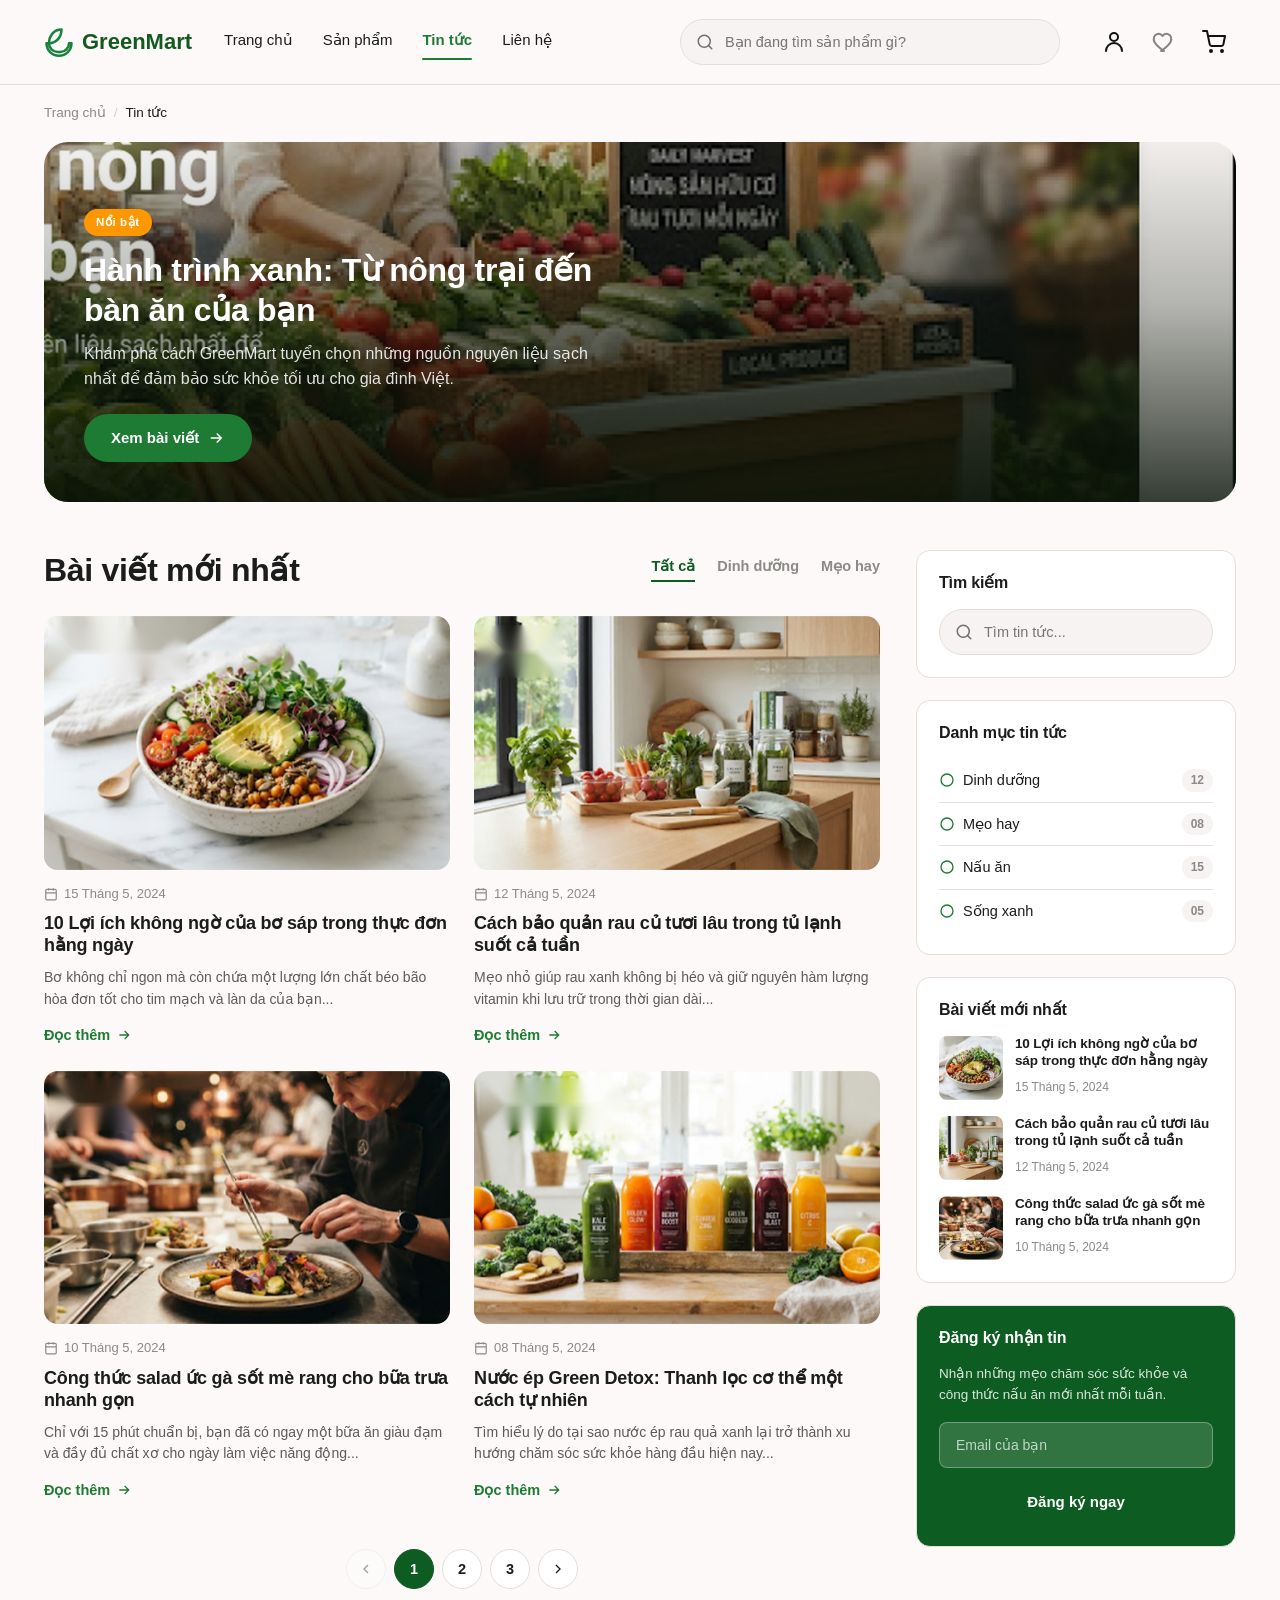
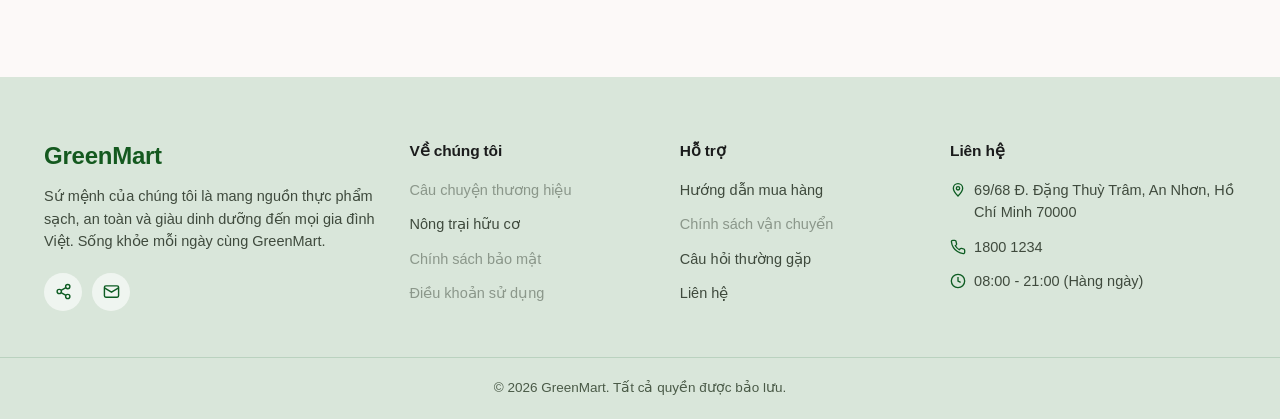
<file: tin-tuc.html>
<!DOCTYPE html>
<html lang="vi">
<head>
<meta charset="UTF-8">
<meta name="viewport" content="width=device-width, initial-scale=1.0">
<title>Tin tức sức khỏe - GreenMart</title>
<link rel="icon" href="assets/images/logo/favicon.png">

    <link rel="stylesheet" href="css/base.css">
    <link rel="stylesheet" href="css/components.css">
    <link rel="stylesheet" href="css/news.css">
</head>
<body>
<noscript><style>.reveal{opacity:1!important;transform:none!important;}</style></noscript>


<!-- ================= HEADER ================= -->
<header class="dau-trang">
  <div class="container">
    <a href="index.html" class="logo-thuong-hieu">
      <img src="assets/icons/leaf.svg" alt="" class="icon-svg">
      <span>GreenMart</span>
    </a>
    <button class="nut-menu-di-dong" aria-label="Mở menu" aria-expanded="false">
      <img src="assets/icons/menu.svg" alt="" class="icon-svg">
    </button>
    <nav class="menu-chinh">
      <a href="index.html">Trang chủ</a>
      <a href="san-pham.html">Sản phẩm</a>
      <a href="tin-tuc.html" class="dang-hoat-dong">Tin tức</a>
      <a href="lien-he.html">Liên hệ</a>
    </nav>
    <div class="o-tim-kiem-header">
      <img src="assets/icons/search.svg" alt="" class="icon-svg">
      <input type="text" placeholder="Bạn đang tìm sản phẩm gì?">
    </div>
    <div class="icon-tien-ich">
      <a href="dang-nhap.html" class="nut-icon" aria-label="Tài khoản"><img src="assets/icons/user.svg" alt="" class="icon-svg"></a>
      <a href="javascript:void(0)" class="nut-icon disabled-link" aria-label="Sản phẩm yêu thích" aria-disabled="true" tabindex="-1">
        <img src="assets/icons/heart.svg" alt="" class="icon-svg">
        <span class="the-so-luong" data-so-luong-yeu-thich>0</span>
      </a>
      <a href="gio-hang.html" class="nut-icon" aria-label="Giỏ hàng">
        <img src="assets/icons/cart.svg" alt="" class="icon-svg">
        <span class="the-so-luong" data-so-luong-gio-hang>0</span>
      </a>
    </div>
  </div>
</header>

<div class="container">
  <div class="duong-dan">
    <a href="index.html">Trang chủ</a>
    <span class="ngan-cach">/</span>
    <span aria-current="page">Tin tức</span>
  </div>

  <!-- ============ BÀI VIẾT NỔI BẬT ============ -->
  <div class="bai-viet-noi-bat" id="bai-viet-noi-bat">
    <!-- render động -->
  </div>

  <div class="bo-cuc-tin-tuc">
    <div>
      <div class="tieu-de-hang-tabs">
        <h2>Bài viết mới nhất</h2>
        <div class="tabs-danh-muc-tin" id="tabs-danh-muc-tin">
          <button class="dang-hoat-dong" data-loc="tat-ca">Tất cả</button>
          <button data-loc="dinh-duong">Dinh dưỡng</button>
          <button data-loc="meo-hay">Mẹo hay</button>
        </div>
      </div>

      <div class="luoi-bai-viet" id="luoi-bai-viet"></div>
      <nav class="phan-trang" id="phan-trang-tin" aria-label="Phân trang"></nav>
    </div>

    <!-- ============ SIDEBAR ============ -->
    <aside>
      <div class="khoi-sidebar-tin">
        <h3>Tìm kiếm</h3>
        <div class="o-tim-kiem-header" style="max-width:none">
          <img src="assets/icons/search.svg" alt="" class="icon-svg">
          <input type="text" id="o-tim-kiem-tin" placeholder="Tìm tin tức...">
        </div>
      </div>

      <div class="khoi-sidebar-tin">
        <h3>Danh mục tin tức</h3>
        <ul class="danh-muc-tin-list" id="danh-muc-tin-list"></ul>
      </div>

      <div class="khoi-sidebar-tin">
        <h3>Bài viết mới nhất</h3>
        <div id="bai-viet-moi-nhat-list"></div>
      </div>

      <div class="khoi-sidebar-tin dang-ky">
        <h3>Đăng ký nhận tin</h3>
        <p>Nhận những mẹo chăm sóc sức khỏe và công thức nấu ăn mới nhất mỗi tuần.</p>
        <form class="form-ban-tin" style="display:block">
          <input type="email" placeholder="Email của bạn" required>
          <button type="submit" class="nut nut-cam nut-rong" style="height:46px">Đăng ký ngay</button>
        </form>
      </div>
    </aside>
  </div>
</div>

<!-- ================= FOOTER ================= -->
<footer class="chan-trang">
  <div class="container">
    <div class="chan-trang-noi-dung">
      <div class="chan-trang-gioi-thieu">
        <h2>GreenMart</h2>
        <p>Sứ mệnh của chúng tôi là mang nguồn thực phẩm sạch, an toàn và giàu dinh dưỡng đến mọi gia đình Việt. Sống khỏe mỗi ngày cùng GreenMart.</p>
        <div class="mang-xa-hoi">
          <a href="#" aria-label="Chia sẻ"><svg viewBox="0 0 24 24" fill="none" stroke="currentColor" stroke-width="2"><circle cx="18" cy="5" r="3"/><circle cx="6" cy="12" r="3"/><circle cx="18" cy="19" r="3"/><path d="M8.6 10.5l6.8-3.9M8.6 13.5l6.8 3.9"/></svg></a>
          <a href="lien-he.html" aria-label="Liên hệ GreenMart" title="Liên hệ"><svg viewBox="0 0 24 24" fill="none" stroke="currentColor" stroke-width="2"><rect x="2" y="4" width="20" height="16" rx="2"/><path d="M2 7l10 6 10-6"/></svg></a>
        </div>
      </div>
      <div class="chan-trang-cot">
        <h3>Về chúng tôi</h3>
        <ul>
          <li><a href="javascript:void(0)" class="disabled-link" aria-disabled="true" tabindex="-1">Câu chuyện thương hiệu</a></li>
          <li><a href="#">Nông trại hữu cơ</a></li>
          <li><a href="javascript:void(0)" class="disabled-link" aria-disabled="true" tabindex="-1">Chính sách bảo mật</a></li>
          <li><a href="javascript:void(0)" class="disabled-link" aria-disabled="true" tabindex="-1">Điều khoản sử dụng</a></li>
        </ul>
      </div>
      <div class="chan-trang-cot">
        <h3>Hỗ trợ</h3>
        <ul>
          <li><a href="#">Hướng dẫn mua hàng</a></li>
          <li><a href="javascript:void(0)" class="disabled-link" aria-disabled="true" tabindex="-1">Chính sách vận chuyển</a></li>
          <li><a href="#">Câu hỏi thường gặp</a></li>
          <li><a href="lien-he.html">Liên hệ</a></li>
        </ul>
      </div>
      <div class="chan-trang-cot">
        <h3>Liên hệ</h3>
        <ul>
          <li><svg viewBox="0 0 24 24" fill="none" stroke="currentColor" stroke-width="2"><path d="M12 21s7-6.5 7-11.5A7 7 0 0 0 5 9.5C5 14.5 12 21 12 21z"/><circle cx="12" cy="9.5" r="2.5"/></svg> 69/68 Đ. Đặng Thuỳ Trâm, An Nhơn, Hồ Chí Minh 70000</li>
          <li><svg viewBox="0 0 24 24" fill="none" stroke="currentColor" stroke-width="2"><path d="M22 16.9v3a2 2 0 0 1-2.2 2 19.8 19.8 0 0 1-8.6-3.1 19.5 19.5 0 0 1-6-6 19.8 19.8 0 0 1-3.1-8.7A2 2 0 0 1 4.1 2h3a2 2 0 0 1 2 1.7c.1 1 .3 2 .7 3a2 2 0 0 1-.4 2.1L8 10.1a16 16 0 0 0 6 6l1.3-1.4a2 2 0 0 1 2-.5c1 .3 2 .5 3 .7a2 2 0 0 1 1.7 2z"/></svg> 1800 1234</li>
          <li><svg viewBox="0 0 24 24" fill="none" stroke="currentColor" stroke-width="2"><circle cx="12" cy="12" r="10"/><path d="M12 6v6l4 2"/></svg> 08:00 - 21:00 (Hàng ngày)</li>
        </ul>
      </div>
    </div>
  </div>
  <div class="chan-trang-duoi"><div class="container">© 2026 GreenMart. Tất cả quyền được bảo lưu.</div></div>
</footer>

    <script src="js/common.js"></script>
  <script src="js/news.js"></script>
</body>
</html>
</file>
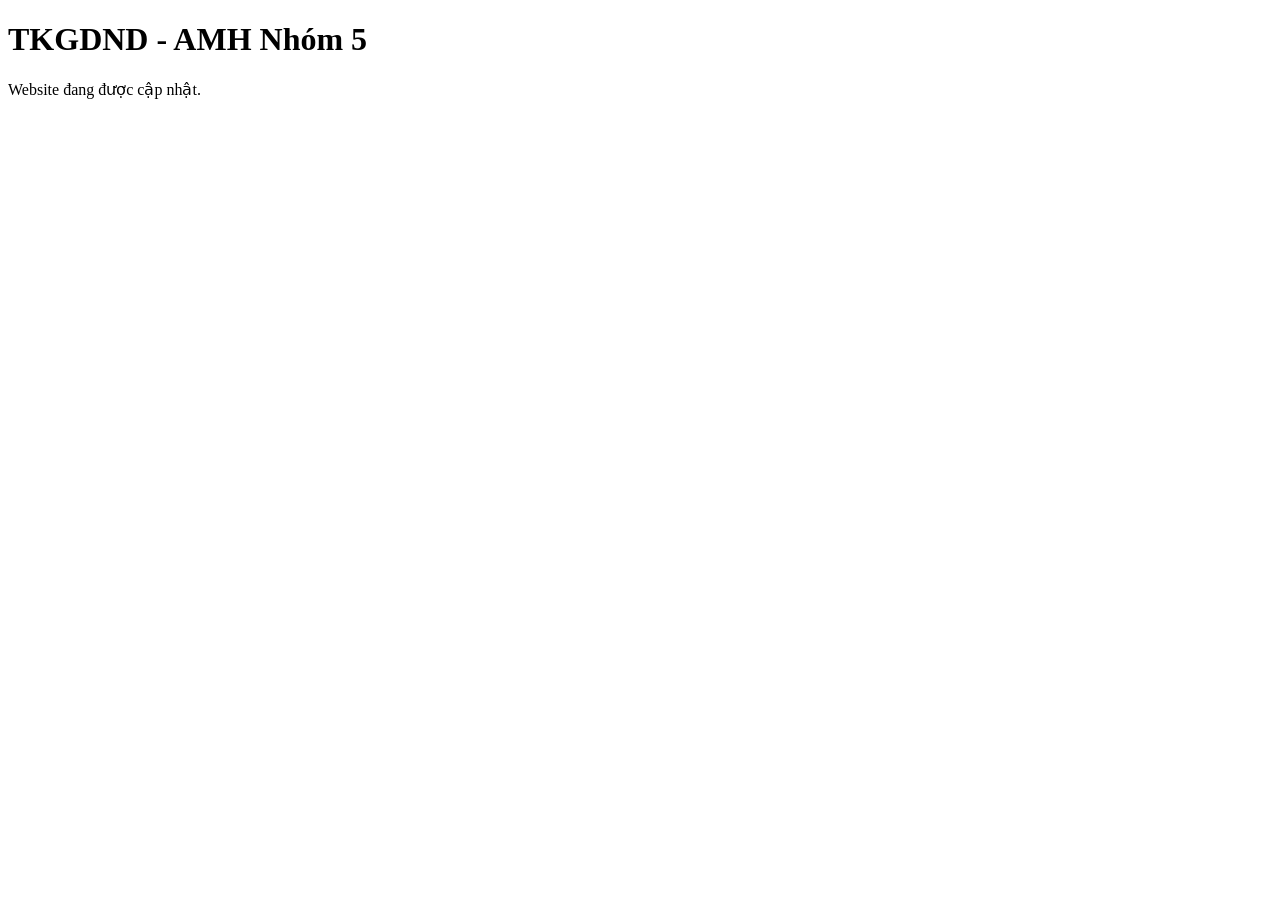
<file: vd.html>
<!DOCTYPE html>
<html lang="vi">
<head>
  <meta charset="UTF-8">
  <title>TKGDND - AMH Nhóm 5</title>
</head>
<body>
  <h1>TKGDND - AMH Nhóm 5</h1>
  <p>Website đang được cập nhật.</p>
</body>
</html>
</file>
<file: css/base.css>
/* GREENMART - NỀN TẢNG DÙNG CHUNG */

/* ===== 01-bien.css ===== */
/* =========================================================
   01 - BIẾN SỐ DÙNG CHUNG (DESIGN TOKENS)
   Toàn bộ màu sắc, font, khoảng cách của GreenMart đều khai
   báo tại đây để dễ chỉnh sửa đồng bộ toàn site.
   ========================================================= */

:root {
  /* ---- Màu nền ---- */
  --mau-nen: #fcf9f8;
  --mau-nen-phu: #f6f3f2;
  --mau-nen-sage: #e5ede1;
  --mau-nen-sage-dam: #d9e6da;
  --mau-trang: #ffffff;

  /* ---- Màu chữ ---- */
  --mau-chu-chinh: #1b1c1c;
  --mau-chu-phu: #5b5b58;
  --mau-chu-nhat: #8a8a86;

  /* ---- Màu viền ---- */
  --mau-vien: #e4dfda;
  --mau-vien-dam: #d3cdc6;

  /* ---- Màu thương hiệu (xanh lá) ---- */
  --mau-xanh: #1e7b34;
  --mau-xanh-dam: #0d5c22;
  --mau-xanh-nhat: #e8f3e5;
  --mau-xanh-chu: #14591f;

  /* ---- Màu nhấn (cam - CTA) ---- */
  --mau-cam: #ff9800;
  --mau-cam-dam: #e58600;
  --mau-cam-nhat: #fff3e0;

  /* ---- Màu cảnh báo / giảm giá ---- */
  --mau-do: #c4291c;
  --mau-do-nhat: #fceeec;

  /* ---- Font chữ ---- */
  --font-chinh: "Be Vietnam Pro", "Segoe UI", Arial, sans-serif;

  /* ---- Bo góc ---- */
  --bo-goc-sm: 8px;
  --bo-goc-md: 14px;
  --bo-goc-lg: 24px;
  --bo-goc-full: 999px;

  /* ---- Đổ bóng ---- */
  --do-bong-sm: 0 2px 8px rgba(27, 28, 28, 0.06);
  --do-bong-md: 0 10px 30px rgba(27, 28, 28, 0.08);
  --do-bong-lg: 0 20px 45px rgba(27, 28, 28, 0.12);

  /* ---- Bố cục ---- */
  --chieu-rong-container: 1240px;
  --khoang-cach-section: 88px;
  --khoang-cach-section-mobile: 52px;

  /* ---- Chuyển động ---- */
  --toc-do-chuyen: 0.2s ease;
}
/* ===== 02-khoi-dong.css ===== */
/* =========================================================
   02 - KHỞI ĐỘNG (RESET CSS)
   ========================================================= */

*,
*::before,
*::after {
  box-sizing: border-box;
  margin: 0;
  padding: 0;
}

html {
  scroll-behavior: smooth;
  -webkit-text-size-adjust: 100%;
}

body {
  font-family: var(--font-chinh);
  color: var(--mau-chu-chinh);
  background: var(--mau-nen);
  line-height: 1.55;
  -webkit-font-smoothing: antialiased;
  overflow-x: hidden;
}

img {
  max-width: 100%;
  display: block;
  object-fit: cover;
}

a {
  color: inherit;
  text-decoration: none;
}

ul,
ol {
  list-style: none;
}

button,
input,
select,
textarea {
  font-family: inherit;
  font-size: inherit;
  color: inherit;
  border: none;
  outline: none;
  background: none;
}

button {
  cursor: pointer;
}

table {
  border-collapse: collapse;
}

svg {
  display: block;
}

/* ---- Focus hiển thị rõ khi dùng bàn phím (khả năng tiếp cận) ---- */
a:focus-visible,
button:focus-visible,
input:focus-visible,
select:focus-visible,
textarea:focus-visible {
  outline: 2px solid var(--mau-xanh);
  outline-offset: 2px;
}

/* ---- Tôn trọng người dùng giảm chuyển động ---- */
@media (prefers-reduced-motion: reduce) {
  * {
    animation-duration: 0.001ms !important;
    animation-iteration-count: 1 !important;
    transition-duration: 0.001ms !important;
    scroll-behavior: auto !important;
  }
}
/* ===== 03-chu-viet.css ===== */
/* =========================================================
   03 - TYPOGRAPHY (CHỮ VIẾT)
   ========================================================= */

@import url("https://fonts.googleapis.com/css2?family=Be+Vietnam+Pro:ital,wght@0,400;0,500;0,600;0,700;0,800;1,400&display=swap");

h1,
h2,
h3,
h4,
h5,
h6 {
  font-weight: 700;
  line-height: 1.25;
  color: var(--mau-chu-chinh);
  letter-spacing: -0.01em;
}

h1 {
  font-size: clamp(30px, 4vw, 44px);
  font-weight: 800;
}

h2 {
  font-size: clamp(24px, 3vw, 32px);
  font-weight: 800;
}

h3 {
  font-size: 22px;
}

h4 {
  font-size: 18px;
}

p {
  color: var(--mau-chu-phu);
}

.doan-mo-ta {
  color: var(--mau-chu-phu);
  font-size: 15px;
  line-height: 1.7;
}

.chu-nhat {
  color: var(--mau-chu-nhat);
  font-size: 13px;
}

.nhan-eyebrow {
  display: inline-block;
  font-size: 12.5px;
  font-weight: 700;
  letter-spacing: 0.06em;
  text-transform: uppercase;
  color: var(--mau-xanh);
}

.tieu-de-section {
  text-align: center;
  margin-bottom: 40px;
}

.tieu-de-section h2 {
  margin-bottom: 8px;
}

.tieu-de-section p {
  max-width: 560px;
  margin: 0 auto;
}

.lien-ket-xem-them {
  display: inline-flex;
  align-items: center;
  gap: 6px;
  font-weight: 600;
  color: var(--mau-xanh);
  font-size: 14.5px;
  transition: gap var(--toc-do-chuyen);
}

.lien-ket-xem-them:hover {
  gap: 10px;
}

.lien-ket-xem-them svg {
  width: 16px;
  height: 16px;
}

::selection {
  background: var(--mau-xanh-nhat);
  color: var(--mau-xanh-dam);
}
/* ===== 04-bo-cuc.css ===== */
/* =========================================================
   04 - BỐ CỤC DÙNG CHUNG
   ========================================================= */

.container {
  width: 100%;
  max-width: var(--chieu-rong-container);
  margin: 0 auto;
  padding: 0 24px;
}

.section {
  padding: var(--khoang-cach-section) 0;
}

.section-phu {
  background: var(--mau-nen-phu);
}

.luoi {
  display: grid;
  gap: 24px;
}

.luoi-2 {
  grid-template-columns: repeat(2, 1fr);
}

.luoi-3 {
  grid-template-columns: repeat(3, 1fr);
}

.luoi-4 {
  grid-template-columns: repeat(4, 1fr);
}

.luoi-6 {
  grid-template-columns: repeat(6, 1fr);
}

/* ---- Breadcrumb (đường dẫn điều hướng) ---- */
.duong-dan {
  display: flex;
  align-items: center;
  gap: 8px;
  font-size: 13.5px;
  color: var(--mau-chu-nhat);
  padding: 18px 0;
}

.duong-dan a:hover {
  color: var(--mau-xanh);
}

.duong-dan span[aria-current] {
  color: var(--mau-chu-chinh);
  font-weight: 500;
}

.duong-dan .ngan-cach {
  color: var(--mau-vien-dam);
}

/* ---- Bọc ảnh có tỉ lệ cố định, tự thay ảnh mặc định khi lỗi ---- */
.khung-anh {
  position: relative;
  overflow: hidden;
  background: var(--mau-nen-sage);
  border-radius: var(--bo-goc-md);
}

.khung-anh img {
  width: 100%;
  height: 100%;
  object-fit: cover;
  transition: transform 0.5s ease;
}

/* ---- Khoảng cách helper ---- */
.mt-8 { margin-top: 8px; }
.mt-16 { margin-top: 16px; }
.mt-24 { margin-top: 24px; }
.mt-32 { margin-top: 32px; }
.mb-16 { margin-bottom: 16px; }
.mb-24 { margin-bottom: 24px; }

.chi-danh-cho-sr {
  position: absolute;
  width: 1px;
  height: 1px;
  overflow: hidden;
  clip: rect(0 0 0 0);
  white-space: nowrap;
}

@media (max-width: 1024px) {
  .luoi-4 { grid-template-columns: repeat(2, 1fr); }
  .luoi-6 { grid-template-columns: repeat(3, 1fr); }
}

@media (max-width: 640px) {
  .section { padding: var(--khoang-cach-section-mobile) 0; }
  .luoi-2, .luoi-3, .luoi-4 { grid-template-columns: repeat(2, 1fr); }
  .luoi-6 { grid-template-columns: repeat(2, 1fr); }
}
/* ===== 05-nut.css ===== */
/* =========================================================
   05 - NÚT BẤM (BUTTONS)
   ========================================================= */

.nut {
  display: inline-flex;
  align-items: center;
  justify-content: center;
  gap: 8px;
  height: 48px;
  padding: 0 26px;
  border-radius: var(--bo-goc-full);
  font-weight: 600;
  font-size: 15px;
  white-space: nowrap;
  transition: background var(--toc-do-chuyen), color var(--toc-do-chuyen),
    border-color var(--toc-do-chuyen), transform var(--toc-do-chuyen);
  border: 1px solid transparent;
}

.nut:active {
  transform: scale(0.97);
}

.nut svg {
  width: 18px;
  height: 18px;
  flex-shrink: 0;
}

/* Nút chính - cam, dùng cho hành động mua hàng */
.nut-cam {
  background: var(--mau-cam);
  color: var(--mau-trang);
}

.nut-cam:hover {
  background: var(--mau-cam-dam);
}

/* Nút phụ - viền xanh, nền trong suốt */
.nut-vien {
  background: transparent;
  border-color: var(--mau-vien-dam);
  color: var(--mau-chu-chinh);
}

.nut-vien:hover {
  border-color: var(--mau-xanh);
  color: var(--mau-xanh);
}

/* Nút tối - dùng cho "Thêm vào giỏ" nổi bật trên nền sáng */
.nut-toi {
  background: var(--mau-chu-chinh);
  color: var(--mau-trang);
}

.nut-toi:hover {
  background: #000;
}

/* Nút xanh lá - hành động chính liên quan tài khoản */
.nut-xanh {
  background: var(--mau-xanh);
  color: var(--mau-trang);
}

.nut-xanh:hover {
  background: var(--mau-xanh-dam);
}

/* Nút nhỏ - dùng trong thẻ sản phẩm */
.nut-nho {
  height: 40px;
  padding: 0 16px;
  font-size: 14px;
  border-radius: var(--bo-goc-sm);
}

/* Nút chỉ icon (tròn) */
.nut-icon {
  width: 44px;
  height: 44px;
  border-radius: 50%;
  display: inline-flex;
  align-items: center;
  justify-content: center;
  background: var(--mau-nen-phu);
  color: var(--mau-chu-chinh);
  transition: background var(--toc-do-chuyen), color var(--toc-do-chuyen);
  flex-shrink: 0;
}

.nut-icon:hover {
  background: var(--mau-xanh-nhat);
  color: var(--mau-xanh);
}

.nut-icon svg {
  width: 20px;
  height: 20px;
}

.nut-rong {
  width: 100%;
}

.nut:disabled,
.nut[disabled] {
  opacity: 0.5;
  cursor: not-allowed;
}

/* Bộ đếm số lượng (giảm / tăng) */
.buoc-so-luong {
  display: inline-flex;
  align-items: center;
  gap: 0;
  border: 1px solid var(--mau-vien-dam);
  border-radius: var(--bo-goc-full);
  height: 44px;
  overflow: hidden;
}

.buoc-so-luong button {
  width: 40px;
  height: 100%;
  display: flex;
  align-items: center;
  justify-content: center;
  font-size: 17px;
  color: var(--mau-chu-chinh);
  transition: background var(--toc-do-chuyen);
}

.buoc-so-luong button:hover {
  background: var(--mau-nen-phu);
}

.buoc-so-luong input {
  width: 40px;
  text-align: center;
  font-weight: 600;
  height: 100%;
}
/* ===== 06-form.css ===== */
/* =========================================================
   06 - FORM (Ô NHẬP LIỆU)
   ========================================================= */

.nhom-truong {
  margin-bottom: 20px;
}

.nhom-truong label,
.nhan-truong {
  display: block;
  font-weight: 600;
  font-size: 14px;
  margin-bottom: 8px;
  color: var(--mau-chu-chinh);
}

.o-nhap,
.o-chon,
.o-vung-van-ban {
  width: 100%;
  height: 50px;
  padding: 0 16px;
  background: var(--mau-nen-phu);
  border: 1px solid var(--mau-vien);
  border-radius: var(--bo-goc-sm);
  font-size: 15px;
  color: var(--mau-chu-chinh);
  transition: border-color var(--toc-do-chuyen), background var(--toc-do-chuyen);
}

.o-vung-van-ban {
  height: auto;
  padding: 14px 16px;
  resize: vertical;
  min-height: 110px;
  line-height: 1.6;
}

.o-nhap::placeholder,
.o-vung-van-ban::placeholder {
  color: var(--mau-chu-nhat);
}

.o-nhap:focus,
.o-chon:focus,
.o-vung-van-ban:focus {
  background: var(--mau-trang);
  border-color: var(--mau-xanh);
}

.o-nhap.loi,
.o-vung-van-ban.loi {
  border-color: var(--mau-do);
  background: var(--mau-do-nhat);
}

.thong-diep-loi {
  display: flex;
  align-items: center;
  gap: 6px;
  color: var(--mau-do);
  font-size: 13px;
  margin-top: 6px;
}

.thong-diep-hop-le {
  display: flex;
  align-items: center;
  gap: 6px;
  color: var(--mau-xanh);
  font-size: 13px;
  margin-top: 6px;
}

.thong-diep-loi svg,
.thong-diep-hop-le svg {
  width: 14px;
  height: 14px;
  flex-shrink: 0;
}

/* ---- Nhóm ô nhập có icon bên trái ---- */
.o-nhap-co-icon {
  position: relative;
}

.o-nhap-co-icon svg {
  position: absolute;
  left: 16px;
  top: 50%;
  transform: translateY(-50%);
  width: 18px;
  height: 18px;
  color: var(--mau-chu-nhat);
}

.o-nhap-co-icon .o-nhap {
  padding-left: 46px;
}

.o-nhap-co-icon .nut-hien-mat-khau {
  position: absolute;
  right: 14px;
  top: 50%;
  transform: translateY(-50%);
  color: var(--mau-chu-nhat);
  display: flex;
}

.o-nhap-co-icon .nut-hien-mat-khau:hover {
  color: var(--mau-chu-chinh);
}

/* ---- Select mũi tên tùy chỉnh ---- */
.o-chon {
  appearance: none;
  background-image: url("data:image/svg+xml,%3Csvg xmlns='http://www.w3.org/2000/svg' viewBox='0 0 24 24' fill='none' stroke='%235B5B58' stroke-width='2'%3E%3Cpath d='M6 9l6 6 6-6'/%3E%3C/svg%3E");
  background-repeat: no-repeat;
  background-position: right 14px center;
  background-size: 18px;
  padding-right: 40px;
}

/* ---- Checkbox tùy chỉnh ---- */
.o-check,
.o-radio {
  display: inline-flex;
  align-items: center;
  gap: 10px;
  cursor: pointer;
  font-size: 14.5px;
  color: var(--mau-chu-chinh);
  user-select: none;
}

.o-check input,
.o-radio input {
  appearance: none;
  width: 19px;
  height: 19px;
  border: 1.5px solid var(--mau-vien-dam);
  flex-shrink: 0;
  position: relative;
  transition: background var(--toc-do-chuyen), border-color var(--toc-do-chuyen);
}

.o-check input {
  border-radius: 5px;
}

.o-radio input {
  border-radius: 50%;
}

.o-check input:checked,
.o-radio input:checked {
  background: var(--mau-xanh);
  border-color: var(--mau-xanh);
}

.o-check input:checked::after {
  content: "";
  position: absolute;
  left: 5px;
  top: 1px;
  width: 5px;
  height: 10px;
  border: solid white;
  border-width: 0 2px 2px 0;
  transform: rotate(40deg);
}

.o-radio input:checked::after {
  content: "";
  position: absolute;
  inset: 4px;
  border-radius: 50%;
  background: var(--mau-trang);
}

/* ---- Công tắc bật/tắt (toggle) ---- */
.cong-tac {
  display: inline-flex;
  align-items: center;
  gap: 10px;
  cursor: pointer;
}

.cong-tac input {
  appearance: none;
  width: 42px;
  height: 24px;
  border-radius: var(--bo-goc-full);
  background: var(--mau-vien-dam);
  position: relative;
  transition: background var(--toc-do-chuyen);
}

.cong-tac input::after {
  content: "";
  position: absolute;
  width: 18px;
  height: 18px;
  border-radius: 50%;
  background: var(--mau-trang);
  top: 3px;
  left: 3px;
  transition: transform var(--toc-do-chuyen);
}

.cong-tac input:checked {
  background: var(--mau-xanh);
}

.cong-tac input:checked::after {
  transform: translateX(18px);
}

/* ---- Lưới 2 cột cho form ---- */
.luoi-form-2 {
  display: grid;
  grid-template-columns: 1fr 1fr;
  gap: 20px;
}

@media (max-width: 640px) {
  .luoi-form-2 {
    grid-template-columns: 1fr;
    gap: 0;
  }
}

/* ---- Link/menu tạm ẩn chức năng (trang liên quan đã được gỡ bỏ) ---- */
.disabled-link {
  pointer-events: none;
  opacity: 0.5;
  cursor: not-allowed;
  user-select: none;
}
</file>
<file: css/components.css>
/* GREENMART - COMPONENT DÙNG CHUNG */

/* ===== 07-header.css ===== */
/* =========================================================
   07 - HEADER (ĐẦU TRANG)
   ========================================================= */

.dau-trang {
  position: sticky;
  top: 0;
  z-index: 100;
  background: var(--mau-nen);
  border-bottom: 1px solid var(--mau-vien);
}

.dau-trang .container {
  display: flex;
  align-items: center;
  gap: 32px;
  height: 84px;
}

/* ---- Logo ---- */
.logo-thuong-hieu {
  display: flex;
  align-items: center;
  gap: 8px;
  font-size: 22px;
  font-weight: 800;
  color: var(--mau-xanh-chu);
  flex-shrink: 0;
}

.logo-thuong-hieu svg {
  width: 30px;
  height: 30px;
  color: var(--mau-xanh);
  flex-shrink: 0;
}

/* ---- Menu điều hướng ---- */
.menu-chinh {
  display: flex;
  align-items: center;
  gap: 30px;
  flex-shrink: 0;
}

.menu-chinh a {
  position: relative;
  font-weight: 500;
  font-size: 15px;
  color: var(--mau-chu-chinh);
  padding-bottom: 4px;
  transition: color var(--toc-do-chuyen);
}

.menu-chinh a:hover {
  color: var(--mau-xanh);
}

.menu-chinh a.dang-hoat-dong {
  color: var(--mau-xanh);
  font-weight: 700;
}

.menu-chinh a.dang-hoat-dong::after {
  content: "";
  position: absolute;
  left: 0;
  right: 0;
  bottom: -4px;
  height: 2px;
  background: var(--mau-xanh);
  border-radius: var(--bo-goc-full);
}

/* ---- Ô tìm kiếm ---- */
.o-tim-kiem-header {
  flex: 1;
  max-width: 380px;
  margin-left: auto;
  position: relative;
}

.o-tim-kiem-header input {
  width: 100%;
  height: 46px;
  border-radius: var(--bo-goc-full);
  background: var(--mau-nen-phu);
  border: 1px solid var(--mau-vien);
  padding: 0 18px 0 44px;
  font-size: 14.5px;
}

.o-tim-kiem-header input:focus {
  border-color: var(--mau-xanh);
  background: var(--mau-trang);
}

.o-tim-kiem-header svg {
  position: absolute;
  left: 16px;
  top: 50%;
  transform: translateY(-50%);
  width: 18px;
  height: 18px;
  color: var(--mau-chu-nhat);
}

/* ---- Icon tài khoản / yêu thích / giỏ hàng ---- */
.icon-tien-ich {
  display: flex;
  align-items: center;
  gap: 6px;
  flex-shrink: 0;
}

.icon-tien-ich .nut-icon {
  position: relative;
  background: transparent;
}

.icon-tien-ich .nut-icon:hover {
  background: var(--mau-nen-phu);
}

.the-so-luong {
  position: absolute;
  top: 2px;
  right: 2px;
  background: var(--mau-cam);
  color: var(--mau-trang);
  font-size: 10.5px;
  font-weight: 700;
  min-width: 17px;
  height: 17px;
  border-radius: var(--bo-goc-full);
  display: flex;
  align-items: center;
  justify-content: center;
  padding: 0 3px;
}

/* ---- Menu di động (hamburger) ---- */
.nut-menu-di-dong {
  display: none;
  width: 40px;
  height: 40px;
  align-items: center;
  justify-content: center;
}

@media (max-width: 960px) {
  .dau-trang .container {
    height: 72px;
    gap: 16px;
  }

  .menu-chinh {
    position: fixed;
    top: 72px;
    left: 0;
    right: 0;
    bottom: 0;
    background: var(--mau-trang);
    flex-direction: column;
    align-items: flex-start;
    padding: 24px;
    gap: 4px;
    transform: translateX(-100%);
    transition: transform 0.25s ease;
    overflow-y: auto;
  }

  .menu-chinh.mo {
    transform: translateX(0);
  }

  .menu-chinh a {
    width: 100%;
    padding: 14px 8px;
    border-bottom: 1px solid var(--mau-vien);
  }

  .o-tim-kiem-header {
    display: none;
  }

  .nut-menu-di-dong {
    display: flex;
  }
}

@media (max-width: 560px) {
  .logo-thuong-hieu span {
    display: none;
  }
}

/* Icon được lưu trong assets/icons theo yêu cầu cấu trúc project */
.logo-thuong-hieu img.icon-svg { width:30px; height:30px; object-fit:contain; flex-shrink:0; }
.nut-menu-di-dong img.icon-svg { width:24px; height:24px; }
.o-tim-kiem-header img.icon-svg { position:absolute; left:16px; top:50%; transform:translateY(-50%); width:18px; height:18px; }
.icon-tien-ich .nut-icon img.icon-svg { width:24px; height:24px; display:block; object-fit:contain; }
/* ===== 08-footer.css ===== */
/* =========================================================
   08 - FOOTER (CHÂN TRANG)
   ========================================================= */

.chan-trang {
  background: var(--mau-nen-sage-dam);
  margin-top: var(--khoang-cach-section);
}

.chan-trang-noi-dung {
  display: grid;
  grid-template-columns: 1.4fr 1fr 1fr 1.2fr;
  gap: 32px;
  padding: 64px 0 40px;
}

.chan-trang h2 {
  font-size: 24px;
  color: var(--mau-xanh-chu);
  margin-bottom: 14px;
}

.chan-trang-gioi-thieu p {
  font-size: 14.5px;
  color: #3f4a3d;
  margin-bottom: 20px;
}

.mang-xa-hoi {
  display: flex;
  gap: 10px;
}

.mang-xa-hoi a {
  width: 38px;
  height: 38px;
  border-radius: 50%;
  background: rgba(255, 255, 255, 0.6);
  display: flex;
  align-items: center;
  justify-content: center;
  color: var(--mau-xanh-dam);
  transition: background var(--toc-do-chuyen);
}

.mang-xa-hoi a:hover {
  background: var(--mau-trang);
}

.mang-xa-hoi svg {
  width: 17px;
  height: 17px;
}

.chan-trang-cot h3 {
  font-size: 15.5px;
  margin-bottom: 18px;
  color: var(--mau-chu-chinh);
}

.chan-trang-cot ul li {
  margin-bottom: 12px;
}

.chan-trang-cot a {
  font-size: 14.5px;
  color: #3f4a3d;
  transition: color var(--toc-do-chuyen);
}

.chan-trang-cot a:hover {
  color: var(--mau-xanh-dam);
  text-decoration: underline;
}

.chan-trang-cot li {
  display: flex;
  align-items: flex-start;
  gap: 8px;
  font-size: 14.5px;
  color: #3f4a3d;
}

.chan-trang-cot li svg {
  width: 16px;
  height: 16px;
  margin-top: 3px;
  flex-shrink: 0;
  color: var(--mau-xanh-dam);
}

.ban-tin-footer p {
  font-size: 14px;
  color: #3f4a3d;
  margin-bottom: 16px;
}

.form-ban-tin {
  display: flex;
  gap: 8px;
}

.form-ban-tin input {
  flex: 1;
  height: 46px;
  padding: 0 16px;
  border-radius: var(--bo-goc-sm);
  border: 1px solid rgba(13, 92, 34, 0.2);
  background: rgba(255, 255, 255, 0.6);
  font-size: 14px;
}

.form-ban-tin input::placeholder {
  color: #607a5c;
}

.form-ban-tin input:focus {
  background: var(--mau-trang);
}

.form-ban-tin button {
  height: 46px;
  padding: 0 18px;
  border-radius: var(--bo-goc-sm);
  background: var(--mau-xanh-dam);
  color: var(--mau-trang);
  font-weight: 600;
  flex-shrink: 0;
  display: flex;
  align-items: center;
  justify-content: center;
}

.form-ban-tin button:hover {
  background: #094318;
}

.form-ban-tin svg {
  width: 18px;
  height: 18px;
}

.chan-trang-duoi {
  border-top: 1px solid rgba(13, 92, 34, 0.15);
  padding: 20px 0;
  text-align: center;
  font-size: 13.5px;
  color: #4a5a47;
}

@media (max-width: 960px) {
  .chan-trang-noi-dung {
    grid-template-columns: 1fr 1fr;
  }
}

@media (max-width: 640px) {
  .chan-trang-noi-dung {
    grid-template-columns: 1fr;
    padding: 48px 0 32px;
    gap: 36px;
  }
}
/* ===== 09-the-san-pham.css ===== */
/* =========================================================
   09 - THẺ SẢN PHẨM (PRODUCT CARD)
   Dùng chung ở: trang chủ, danh mục sản phẩm, chi tiết sản phẩm
   ========================================================= */

.the-san-pham {
  background: var(--mau-trang);
  border: 1px solid var(--mau-vien);
  border-radius: var(--bo-goc-md);
  overflow: hidden;
  transition: box-shadow var(--toc-do-chuyen), transform var(--toc-do-chuyen);
  display: flex;
  flex-direction: column;
}

.the-san-pham:hover {
  box-shadow: var(--do-bong-md);
  transform: translateY(-3px);
}

.the-san-pham:hover .khung-anh img {
  transform: scale(1.06);
}

.the-san-pham .khung-anh {
  aspect-ratio: 1 / 1;
  border-radius: 0;
  position: relative;
}

.nhan-the {
  position: absolute;
  top: 12px;
  left: 12px;
  z-index: 2;
  font-size: 11.5px;
  font-weight: 700;
  padding: 4px 10px;
  border-radius: var(--bo-goc-full);
  color: var(--mau-trang);
  letter-spacing: 0.02em;
}

.nhan-giam-gia {
  background: var(--mau-do);
}

.nhan-moi {
  background: var(--mau-xanh);
}

.nhan-hot {
  background: var(--mau-chu-chinh);
}

.nut-yeu-thich {
  position: absolute;
  top: 10px;
  right: 10px;
  z-index: 2;
  width: 34px;
  height: 34px;
  border-radius: 50%;
  background: rgba(255, 255, 255, 0.92);
  display: flex;
  align-items: center;
  justify-content: center;
  color: var(--mau-chu-chinh);
  transition: color var(--toc-do-chuyen);
}

.nut-yeu-thich:hover,
.nut-yeu-thich.da-thich {
  color: var(--mau-do);
}

.nut-yeu-thich svg {
  width: 17px;
  height: 17px;
}

.nut-yeu-thich.da-thich svg {
  fill: var(--mau-do);
}

.the-san-pham-noi-dung {
  padding: 16px;
  display: flex;
  flex-direction: column;
  gap: 6px;
  flex: 1;
}

.the-san-pham-danh-muc {
  font-size: 11.5px;
  font-weight: 700;
  letter-spacing: 0.04em;
  text-transform: uppercase;
  color: var(--mau-xanh);
}

.the-san-pham-ten {
  font-size: 15.5px;
  font-weight: 600;
  color: var(--mau-chu-chinh);
  display: -webkit-box;
  -webkit-line-clamp: 1;
  -webkit-box-orient: vertical;
  overflow: hidden;
}

.the-san-pham-danh-gia {
  display: flex;
  align-items: center;
  gap: 4px;
  font-size: 13px;
  color: var(--mau-chu-nhat);
}

.the-san-pham-danh-gia svg {
  width: 14px;
  height: 14px;
  color: var(--mau-cam);
}

.the-san-pham-gia {
  margin-top: auto;
  display: flex;
  align-items: center;
  justify-content: space-between;
  padding-top: 8px;
}

.gia-hien-tai {
  font-size: 17px;
  font-weight: 700;
  color: var(--mau-xanh-dam);
}

.gia-hien-tai span {
  font-size: 12.5px;
  font-weight: 400;
  color: var(--mau-chu-nhat);
}

.gia-cu {
  font-size: 13px;
  color: var(--mau-chu-nhat);
  text-decoration: line-through;
  margin-left: 6px;
}

.the-san-pham-gia .nut-icon {
  width: 38px;
  height: 38px;
  background: var(--mau-cam);
  color: var(--mau-trang);
  flex-shrink: 0;
}

.the-san-pham-gia .nut-icon:hover {
  background: var(--mau-cam-dam);
  color: var(--mau-trang);
}

.the-san-pham-gia .nut-icon svg {
  width: 18px;
  height: 18px;
}

.the-san-pham-gia .nut-them-gio-rong {
  width: 100%;
}

/* Lưới sản phẩm dùng chung trên trang chủ, danh mục và chi tiết. */
.luoi-san-pham {
  display: grid;
  gap: 24px;
}
/* ===== 10-phan-trang.css ===== */
/* =========================================================
   10 - PHÂN TRANG (PAGINATION)
   ========================================================= */

.phan-trang {
  display: flex;
  align-items: center;
  justify-content: center;
  gap: 8px;
  margin-top: 48px;
}

.phan-trang button,
.phan-trang span.ba-cham {
  width: 40px;
  height: 40px;
  border-radius: 50%;
  display: flex;
  align-items: center;
  justify-content: center;
  font-weight: 600;
  font-size: 14.5px;
  color: var(--mau-chu-chinh);
  border: 1px solid var(--mau-vien);
  background: var(--mau-trang);
  transition: background var(--toc-do-chuyen), color var(--toc-do-chuyen);
}

.phan-trang span.ba-cham {
  border: none;
  background: none;
}

.phan-trang button:hover:not(:disabled) {
  background: var(--mau-xanh-nhat);
  border-color: var(--mau-xanh);
}

.phan-trang button.dang-hoat-dong {
  background: var(--mau-xanh-dam);
  border-color: var(--mau-xanh-dam);
  color: var(--mau-trang);
}

.phan-trang button:disabled {
  opacity: 0.4;
  cursor: not-allowed;
}

.phan-trang button svg {
  width: 16px;
  height: 16px;
}
/* ===== 11-thong-bao.css ===== */
/* =========================================================
   11 - THÔNG BÁO / BADGE / TOAST
   ========================================================= */

.hop-canh-bao {
  display: flex;
  align-items: center;
  gap: 10px;
  padding: 14px 18px;
  border-radius: var(--bo-goc-sm);
  font-size: 14px;
  font-weight: 500;
}

.hop-canh-bao svg {
  width: 18px;
  height: 18px;
  flex-shrink: 0;
}

.hop-canh-bao.loi {
  background: var(--mau-do-nhat);
  color: var(--mau-do);
}

.hop-canh-bao.thanh-cong {
  background: var(--mau-xanh-nhat);
  color: var(--mau-xanh-dam);
}

/* ---- Toast thông báo nổi (góc màn hình) ---- */
.vung-toast {
  position: fixed;
  top: 100px;
  right: 24px;
  z-index: 1000;
  display: flex;
  flex-direction: column;
  gap: 10px;
  pointer-events: none;
}

.toast {
  display: flex;
  align-items: center;
  gap: 10px;
  background: var(--mau-chu-chinh);
  color: var(--mau-trang);
  padding: 14px 20px;
  border-radius: var(--bo-goc-sm);
  font-size: 14px;
  font-weight: 500;
  box-shadow: var(--do-bong-lg);
  transform: translateX(120%);
  transition: transform 0.3s ease;
  max-width: 320px;
}

.toast.hien {
  transform: translateX(0);
}

.toast svg {
  width: 18px;
  height: 18px;
  color: var(--mau-xanh-nhat);
  flex-shrink: 0;
}

/* ---- Thanh tiến trình (miễn phí vận chuyển) ---- */
.thanh-tien-trinh {
  height: 8px;
  border-radius: var(--bo-goc-full);
  background: var(--mau-vien);
  overflow: hidden;
  margin-top: 12px;
}

.thanh-tien-trinh-fill {
  height: 100%;
  background: var(--mau-xanh);
  border-radius: var(--bo-goc-full);
  transition: width 0.4s ease;
}
/* ===== 12-nang-cap-ui.css ===== */
/* =========================================================
   LỚP NÂNG CẤP UI DÙNG CHUNG TOÀN SITE
   Hiệu ứng chuyển động, tương tác nhỏ (micro-interaction),
   scroll-reveal, nút "lên đầu trang", thanh cuộn tùy chỉnh...
   Không thay đổi bố cục sẵn có, chỉ "nâng cấp" trải nghiệm.
   ========================================================= */

html {
  scroll-behavior: smooth;
}

/* ---- Thanh cuộn tùy chỉnh ---- */
::-webkit-scrollbar {
  width: 10px;
  height: 10px;
}
::-webkit-scrollbar-track {
  background: var(--mau-nen-phu);
}
::-webkit-scrollbar-thumb {
  background: var(--mau-xanh-nhat-2, var(--mau-xanh));
  border-radius: var(--bo-goc-full);
  border: 2px solid var(--mau-nen-phu);
}
::-webkit-scrollbar-thumb:hover {
  background: var(--mau-xanh-dam);
}

/* ---- Vùng chọn văn bản (selection) ---- */
::selection {
  background: var(--mau-xanh);
  color: var(--mau-trang);
}

/* ---- Focus rõ ràng khi điều hướng bằng bàn phím (a11y) ---- */
a:focus-visible,
button:focus-visible,
input:focus-visible,
textarea:focus-visible {
  outline: 2px solid var(--mau-xanh);
  outline-offset: 2px;
  border-radius: 4px;
}

/* ---- Header: nổi bật hơn khi cuộn xuống ---- */
header.dau-trang {
  transition: box-shadow 0.3s ease, background-color 0.3s ease;
}
header.dau-trang.da-cuon {
  box-shadow: 0 8px 24px rgba(20, 60, 30, 0.09);
}

/* ---- Progress bar mỏng đầu trang, chạy theo tiến độ cuộn ---- */
.thanh-tien-trinh-cuon {
  position: fixed;
  top: 0;
  left: 0;
  height: 3px;
  width: 0%;
  background: linear-gradient(90deg, var(--mau-xanh), var(--mau-cam));
  z-index: 2000;
  transition: width 0.1s ease-out;
}

/* ---- Hiệu ứng nâng nhẹ + đổ bóng khi hover cho thẻ ---- */
.the-san-pham,
.the-tin-tuc,
.the-danh-muc,
.the-gia-tri,
.the-cua-hang,
.the-vi-tri-tuyen {
  transition: transform 0.28s cubic-bezier(.2,.8,.2,1), box-shadow 0.28s ease;
}

.the-san-pham:hover,
.the-tin-tuc:hover,
.the-gia-tri:hover,
.the-cua-hang:hover,
.the-vi-tri-tuyen:hover {
  transform: translateY(-6px);
  box-shadow: 0 18px 32px rgba(20, 60, 30, 0.12);
}

.the-danh-muc:hover {
  transform: translateY(-4px);
}

/* Ảnh phóng nhẹ khi hover thẻ */
.the-san-pham .khung-anh img,
.the-tin-tuc .khung-anh img,
.the-danh-muc .khung-anh img {
  transition: transform 0.5s ease;
}
.the-san-pham:hover .khung-anh img,
.the-tin-tuc:hover .khung-anh img,
.the-danh-muc:hover .khung-anh img {
  transform: scale(1.06);
}
.the-san-pham .khung-anh,
.the-tin-tuc .khung-anh,
.the-danh-muc .khung-anh {
  overflow: hidden;
}

/* ---- Nút bấm: nâng nhẹ khi hover, ép nhẹ khi bấm ---- */
.nut {
  transition: transform 0.18s ease, box-shadow 0.18s ease, filter 0.18s ease;
}
.nut:hover {
  transform: translateY(-2px);
  filter: brightness(1.04);
}
.nut:active {
  transform: translateY(0) scale(0.97);
}
.nut-cam:hover {
  box-shadow: 0 10px 22px rgba(255, 140, 20, 0.28);
}

.nut-icon,
.nut-yeu-thich,
.nut-them-gio {
  transition: transform 0.18s ease, color 0.18s ease, background-color 0.18s ease;
}
.nut-icon:hover {
  transform: translateY(-2px);
}
.nut-yeu-thich:active svg,
.nut-yeu-thich-ct:active svg {
  transform: scale(0.8);
}
.nut-yeu-thich svg,
.nut-yeu-thich-ct svg {
  transition: transform 0.22s cubic-bezier(.4,0,.2,1.4), fill 0.2s ease, color 0.2s ease;
}
.nut-yeu-thich.da-thich svg,
.nut-yeu-thich-ct.da-thich svg {
  animation: dap-nhip-tim 0.4s ease;
}
@keyframes dap-nhip-tim {
  0%   { transform: scale(1); }
  35%  { transform: scale(1.35); }
  60%  { transform: scale(0.92); }
  100% { transform: scale(1); }
}

/* ---- Hiệu ứng gợn sóng (ripple) khi bấm nút chính ---- */
.nut {
  position: relative;
  overflow: hidden;
}
.gon-song {
  position: absolute;
  border-radius: 50%;
  background: rgba(255, 255, 255, 0.55);
  transform: scale(0);
  animation: lan-gon-song 0.6s ease-out;
  pointer-events: none;
}
@keyframes lan-gon-song {
  to {
    transform: scale(2.6);
    opacity: 0;
  }
}

/* ---- Scroll reveal: phần tử mờ dần + trượt lên khi vào khung nhìn ---- */
.reveal {
  opacity: 0;
  transform: translateY(26px);
  transition: opacity 0.7s ease, transform 0.7s cubic-bezier(.2,.7,.2,1);
}
.reveal.hien {
  opacity: 1;
  transform: translateY(0);
}
.reveal-cham-1.hien { transition-delay: 0.08s; }
.reveal-cham-2.hien { transition-delay: 0.16s; }
.reveal-cham-3.hien { transition-delay: 0.24s; }
.reveal-cham-4.hien { transition-delay: 0.32s; }
.reveal-cham-5.hien { transition-delay: 0.40s; }
.reveal-cham-6.hien { transition-delay: 0.48s; }

@media (prefers-reduced-motion: reduce) {
  html { scroll-behavior: auto; }
  .reveal, .nut, .the-san-pham, .the-tin-tuc, .the-danh-muc {
    transition: none !important;
    opacity: 1 !important;
    transform: none !important;
  }
}

/* ---- Nút "Lên đầu trang" ---- */
.nut-len-dau {
  position: fixed;
  right: 24px;
  bottom: 24px;
  width: 46px;
  height: 46px;
  border-radius: 50%;
  background: var(--mau-xanh-dam);
  color: var(--mau-trang);
  display: flex;
  align-items: center;
  justify-content: center;
  box-shadow: 0 10px 24px rgba(20, 60, 30, 0.28);
  border: none;
  cursor: pointer;
  z-index: 900;
  opacity: 0;
  visibility: hidden;
  transform: translateY(14px);
  transition: opacity 0.3s ease, transform 0.3s ease, visibility 0.3s, background-color 0.2s ease;
}
.nut-len-dau.hien {
  opacity: 1;
  visibility: visible;
  transform: translateY(0);
}
.nut-len-dau:hover {
  background: var(--mau-xanh);
}
.nut-len-dau svg {
  width: 20px;
  height: 20px;
}

/* ---- Ảnh mờ dần khi hiển thị (CSS thuần, không phụ thuộc JS) ---- */
img[loading="lazy"] {
  animation: mo-dan-anh 0.45s ease both;
}
@keyframes mo-dan-anh {
  from { opacity: 0; }
  to   { opacity: 1; }
}

/* FIX: Ảnh sản phẩm luôn đồng bộ dạng khung vuông, không bo tròn. */
.the-san-pham .khung-anh {
  width: 100%;
  aspect-ratio: 1 / 1;
  border-radius: 0 !important;
  background: #f7f5f2;
}

.the-san-pham .khung-anh img {
  display: block;
  width: 100%;
  height: 100%;
  border-radius: 0 !important;
  object-fit: cover;
  object-position: center;
}
</file>
<file: css/home.css>
/* GREENMART - home.css */

/* ===== trang-chu.css ===== */
/* =========================================================
   TRANG CHỦ
   ========================================================= */

/* ---- Hero banner ---- */
.hero-trang-chu {
  position: relative;
  background: var(--mau-nen-sage);
  overflow: hidden;
}

.hero-trang-chu::before {
  content: "";
  position: absolute;
  inset: 0;
  background: linear-gradient(
    100deg,
    var(--mau-nen) 0%,
    rgba(252, 249, 248, 0.86) 32%,
    rgba(252, 249, 248, 0.35) 55%,
    rgba(252, 249, 248, 0) 75%
  );
  z-index: 1;
}

.hero-trang-chu .khung-anh {
  position: absolute;
  inset: 0;
  border-radius: 0;
}

.hero-noi-dung {
  position: relative;
  z-index: 2;
  max-width: 620px;
  padding: 96px 0;
}

.hero-noi-dung h1 {
  margin-bottom: 18px;
}

.hero-noi-dung p {
  font-size: 16.5px;
  max-width: 480px;
  margin-bottom: 32px;
}

.hero-nut-nhom {
  display: flex;
  gap: 14px;
}

/* ---- Dải thống kê điểm nhấn ---- */
.dai-thong-ke {
  position: relative;
  background: linear-gradient(120deg, var(--mau-xanh-dam) 0%, var(--mau-xanh) 100%);
  padding: 36px 0;
  overflow: hidden;
}

.dai-thong-ke::before,
.dai-thong-ke::after {
  content: "";
  position: absolute;
  border-radius: 50%;
  background: rgba(255, 255, 255, 0.07);
}
.dai-thong-ke::before {
  width: 260px;
  height: 260px;
  top: -140px;
  left: -60px;
}
.dai-thong-ke::after {
  width: 220px;
  height: 220px;
  bottom: -130px;
  right: -40px;
}

.luoi-thong-ke {
  position: relative;
  z-index: 1;
  display: grid;
  grid-template-columns: repeat(4, 1fr);
  gap: 24px;
}

.muc-thong-ke {
  display: flex;
  align-items: center;
  gap: 14px;
  color: var(--mau-trang);
}

.icon-thong-ke {
  flex-shrink: 0;
  width: 48px;
  height: 48px;
  border-radius: 50%;
  background: rgba(255, 255, 255, 0.14);
  display: flex;
  align-items: center;
  justify-content: center;
}
.icon-thong-ke svg {
  width: 22px;
  height: 22px;
}

.so-thong-ke {
  display: block;
  font-size: 26px;
  font-weight: 800;
  line-height: 1.2;
}

.muc-thong-ke p {
  font-size: 13.5px;
  opacity: 0.88;
  margin: 0;
}

@media (max-width: 900px) {
  .luoi-thong-ke {
    grid-template-columns: repeat(2, 1fr);
    row-gap: 24px;
  }
}
@media (max-width: 520px) {
  .luoi-thong-ke {
    grid-template-columns: 1fr;
  }
}

/* ---- Danh mục nổi bật ---- */
.luoi-danh-muc {
  display: grid;
  grid-template-columns: repeat(6, 1fr);
  gap: 28px;
}

.the-danh-muc {
  display: flex;
  flex-direction: column;
  align-items: center;
  gap: 14px;
  text-align: center;
}

.the-danh-muc .khung-anh {
  width: 112px;
  height: 112px;
  border-radius: 50%;
  border: 1px solid var(--mau-vien);
  transition: border-color var(--toc-do-chuyen), transform var(--toc-do-chuyen);
}

.the-danh-muc:hover .khung-anh {
  border-color: var(--mau-xanh);
  transform: translateY(-4px);
}

.the-danh-muc span {
  font-weight: 600;
  font-size: 14.5px;
}

/* ---- Tiêu đề section có nút "xem tất cả" cùng hàng ---- */
.tieu-de-hang {
  display: flex;
  align-items: center;
  justify-content: space-between;
  margin-bottom: 32px;
}

.tieu-de-hang h2 {
  margin: 0;
}

/* ---- Băng rôn khuyến mãi ---- */
.banner-khuyen-mai {
  position: relative;
  border-radius: var(--bo-goc-lg);
  overflow: hidden;
  min-height: 340px;
  display: flex;
  align-items: center;
}

.banner-khuyen-mai .khung-anh {
  position: absolute;
  inset: 0;
  border-radius: 0;
}

.banner-khuyen-mai::before {
  content: "";
  position: absolute;
  inset: 0;
  background: linear-gradient(90deg, rgba(13, 30, 15, 0.72) 0%, rgba(13, 30, 15, 0.42) 55%, rgba(13, 30, 15, 0.05) 100%);
  z-index: 1;
}

.banner-khuyen-mai-noi-dung {
  position: relative;
  z-index: 2;
  padding: 48px;
  max-width: 480px;
  color: var(--mau-trang);
}

.banner-khuyen-mai-noi-dung h2 {
  color: var(--mau-trang);
  margin-bottom: 16px;
}

.banner-khuyen-mai-noi-dung p {
  color: rgba(255, 255, 255, 0.88);
  margin-bottom: 28px;
}

/* ---- Cam kết / tính năng nổi bật ---- */
.luoi-cam-ket {
  display: grid;
  grid-template-columns: repeat(4, 1fr);
  gap: 32px;
  padding-top: 56px;
  padding-bottom: 56px;
  border-top: 1px solid var(--mau-vien);
  border-bottom: 1px solid var(--mau-vien);
}

.the-cam-ket {
  display: flex;
  flex-direction: column;
  align-items: center;
  text-align: center;
  gap: 14px;
}

.the-cam-ket .icon-tron {
  width: 56px;
  height: 56px;
  border-radius: var(--bo-goc-md);
  background: var(--mau-xanh-nhat);
  color: var(--mau-xanh-dam);
  display: flex;
  align-items: center;
  justify-content: center;
}

.the-cam-ket .icon-tron svg {
  width: 26px;
  height: 26px;
}

.the-cam-ket h4 {
  font-size: 15.5px;
}

.the-cam-ket p {
  font-size: 13.5px;
}

/* ---- Tin tức sức khỏe (blog preview) ---- */
.luoi-tin-tuc-preview {
  display: grid;
  grid-template-columns: repeat(3, 1fr);
  gap: 24px;
}

.the-tin-tuc {
  display: flex;
  flex-direction: column;
  gap: 10px;
}

.the-tin-tuc .khung-anh {
  aspect-ratio: 16 / 11;
  margin-bottom: 6px;
}

.the-tin-tuc:hover .khung-anh img {
  transform: scale(1.05);
}

.the-tin-tuc h3 {
  font-size: 17px;
  transition: color var(--toc-do-chuyen);
}

.the-tin-tuc:hover h3 {
  color: var(--mau-xanh-dam);
}

.the-tin-tuc p {
  font-size: 14px;
}

@media (max-width: 1024px) {
  .luoi-danh-muc { grid-template-columns: repeat(3, 1fr); }
  .luoi-cam-ket { grid-template-columns: repeat(2, 1fr); }
  .luoi-tin-tuc-preview { grid-template-columns: repeat(2, 1fr); }
}

@media (max-width: 640px) {
  .hero-noi-dung { padding: 56px 0; }
  .hero-nut-nhom { flex-wrap: wrap; }
  .luoi-danh-muc { grid-template-columns: repeat(3, 1fr); gap: 18px; }
  .the-danh-muc .khung-anh { width: 84px; height: 84px; }
  .luoi-cam-ket { grid-template-columns: 1fr; text-align: center; }
  .luoi-tin-tuc-preview { grid-template-columns: 1fr; }
  .banner-khuyen-mai-noi-dung { padding: 32px 24px; }
  .tieu-de-hang { flex-direction: column; align-items: flex-start; gap: 12px; }
}

/* Thẻ sản phẩm trang chủ bám sát thiết kế: ảnh sạch, không hiện đánh giá/yêu thích. */
.hero-trang-chu .khung-anh img,
.banner-khuyen-mai .khung-anh img {
  object-position: center;
}

#vung-san-pham-noi-bat .the-san-pham-danh-gia,
#vung-san-pham-noi-bat .nut-yeu-thich {
  display: none;
}

#vung-san-pham-noi-bat .the-san-pham-noi-dung {
  min-height: 138px;
}

/* FIX: Tăng độ tương phản và căn chỉnh dải thống kê trang chủ. */
.dai-thong-ke .muc-thong-ke {
  min-width: 0;
  gap: 12px;
}

.dai-thong-ke .icon-thong-ke {
  color: #fff;
  border: 1px solid rgba(255, 255, 255, 0.16);
}

.dai-thong-ke .icon-thong-ke .icon-svg {
  width: 24px;
  height: 24px;
  filter: brightness(0) invert(1);
  opacity: 1;
}

.dai-thong-ke .so-thong-ke {
  color: #fff !important;
  white-space: nowrap;
  text-shadow: 0 1px 2px rgba(0, 0, 0, 0.12);
}

.dai-thong-ke .muc-thong-ke p {
  color: #fff !important;
  opacity: 0.92;
  line-height: 1.45;
  max-width: 130px;
}

@media (max-width: 1100px) {
  .dai-thong-ke .luoi-thong-ke {
    gap: 18px;
  }
  .dai-thong-ke .so-thong-ke {
    font-size: 23px;
  }
  .dai-thong-ke .muc-thong-ke p {
    font-size: 12.5px;
  }
}
</file>
<file: css/product-detail.css>
/* GREENMART - product-detail.css */

/* ===== chi-tiet-san-pham.css ===== */
/* =========================================================
   TRANG CHI TIẾT SẢN PHẨM
   ========================================================= */

.chi-tiet-san-pham {
  display: grid;
  grid-template-columns: 1fr 1fr;
  gap: 56px;
  align-items: start;
}

/* ---- Khu vực hình ảnh ---- */
.anh-chinh-sp {
  aspect-ratio: 1 / 1;
  margin-bottom: 14px;
  position: relative;
}

.anh-chinh-sp .nhan-the {
  top: 16px;
  left: 16px;
}

.danh-sach-thumb {
  display: grid;
  grid-template-columns: repeat(4, 1fr);
  gap: 12px;
}

.thumb {
  aspect-ratio: 1 / 1;
  border-radius: var(--bo-goc-sm);
  border: 2px solid transparent;
  cursor: pointer;
  overflow: hidden;
  position: relative;
}

.thumb img {
  width: 100%;
  height: 100%;
  object-fit: cover;
}

.thumb.dang-chon {
  border-color: var(--mau-xanh);
}

.thumb.video-thumb {
  display: flex;
  align-items: center;
  justify-content: center;
  background: var(--mau-nen-phu);
}

.thumb.video-thumb svg {
  width: 28px;
  height: 28px;
  color: var(--mau-chu-chinh);
}

/* ---- Thông tin sản phẩm ---- */
.thong-tin-sp h1 {
  margin-bottom: 10px;
}

.hang-danh-gia-sp {
  display: flex;
  align-items: center;
  gap: 12px;
  font-size: 14px;
  color: var(--mau-chu-phu);
  margin-bottom: 18px;
  flex-wrap: wrap;
}

.hang-danh-gia-sp .sao {
  display: flex;
  align-items: center;
  gap: 3px;
  color: var(--mau-cam);
}

.hang-danh-gia-sp .sao svg {
  width: 15px;
  height: 15px;
}

.hang-danh-gia-sp .con-hang {
  display: flex;
  align-items: center;
  gap: 5px;
  color: var(--mau-xanh-dam);
  font-weight: 600;
}

.hang-danh-gia-sp .con-hang svg {
  width: 15px;
  height: 15px;
}

.gia-sp-chinh {
  display: flex;
  align-items: baseline;
  gap: 12px;
  margin-bottom: 18px;
}

.gia-sp-chinh .gia-hien-tai {
  font-size: 30px;
}

.gia-sp-chinh .gia-cu {
  font-size: 16px;
}

.thong-tin-sp > p {
  margin-bottom: 26px;
}

.nhan-lua-chon {
  font-weight: 700;
  font-size: 14.5px;
  margin-bottom: 12px;
  display: block;
}

.nhom-trong-luong {
  display: flex;
  gap: 10px;
  margin-bottom: 26px;
  flex-wrap: wrap;
}

.lua-chon-trong-luong {
  height: 44px;
  padding: 0 20px;
  border-radius: var(--bo-goc-full);
  border: 1.5px solid var(--mau-vien-dam);
  font-weight: 600;
  font-size: 14.5px;
  transition: border-color var(--toc-do-chuyen), background var(--toc-do-chuyen), color var(--toc-do-chuyen);
}

.lua-chon-trong-luong:hover {
  border-color: var(--mau-xanh);
}

.lua-chon-trong-luong.dang-chon {
  border-color: var(--mau-xanh);
  background: var(--mau-xanh-nhat);
  color: var(--mau-xanh-dam);
}

.hang-so-luong-mua {
  display: flex;
  align-items: center;
  gap: 20px;
  margin-bottom: 30px;
}

.nhom-nut-mua {
  display: flex;
  gap: 14px;
  margin-bottom: 26px;
}

.nhom-nut-mua .nut {
  flex: 1;
}

.nut-yeu-thich-ct {
  position: static;
  flex-shrink: 0;
  width: 52px;
  height: 52px;
  border: 1.5px solid var(--mau-vien);
  border-radius: var(--bo-goc-md);
  color: var(--mau-chu-chinh);
  background: var(--mau-trang);
}

.nut-yeu-thich-ct svg {
  width: 20px;
  height: 20px;
}

.nut-yeu-thich-ct:hover,
.nut-yeu-thich-ct.da-thich {
  color: var(--mau-do);
  border-color: var(--mau-do);
}

.nut-yeu-thich-ct.da-thich svg {
  fill: var(--mau-do);
}

/* ---- Cam kết dịch vụ (giao hàng, đổi trả...) ---- */
.luoi-dich-vu-sp {
  display: grid;
  grid-template-columns: 1fr 1fr;
  gap: 16px;
  padding-top: 24px;
  border-top: 1px solid var(--mau-vien);
}

.dich-vu-sp {
  display: flex;
  align-items: flex-start;
  gap: 12px;
}

.dich-vu-sp svg {
  width: 22px;
  height: 22px;
  color: var(--mau-xanh);
  flex-shrink: 0;
  margin-top: 2px;
}

.dich-vu-sp strong {
  display: block;
  font-size: 14.5px;
}

.dich-vu-sp span {
  font-size: 13px;
  color: var(--mau-chu-nhat);
}

/* ---- Tabs mô tả sản phẩm ---- */
.tabs-sp {
  margin-top: 64px;
}

.tabs-sp-nhan {
  display: flex;
  gap: 36px;
  border-bottom: 1px solid var(--mau-vien);
  overflow-x: auto;
}

.tabs-sp-nhan button {
  padding: 14px 2px;
  font-weight: 600;
  font-size: 15px;
  color: var(--mau-chu-nhat);
  border-bottom: 2px solid transparent;
  white-space: nowrap;
  transition: color var(--toc-do-chuyen), border-color var(--toc-do-chuyen);
}

.tabs-sp-nhan button.dang-hoat-dong {
  color: var(--mau-xanh-dam);
  border-color: var(--mau-xanh-dam);
}

.tabs-sp-noi-dung {
  padding-top: 28px;
  max-width: 820px;
}

.tabs-sp-noi-dung p {
  margin-bottom: 16px;
}

.tabs-sp-noi-dung table {
  width: 100%;
}

.tabs-sp-noi-dung table td {
  padding: 10px 0;
  border-bottom: 1px solid var(--mau-vien);
  font-size: 14.5px;
}

.tabs-sp-noi-dung table td:first-child {
  color: var(--mau-chu-nhat);
  width: 220px;
}

.pane-tab {
  display: none;
}

.pane-tab.dang-hien {
  display: block;
}

/* ---- Đánh giá khách hàng ---- */
.danh-gia-khach-hang {
  display: flex;
  flex-direction: column;
  gap: 20px;
}

.danh-gia-item {
  padding: 20px;
  border: 1px solid var(--mau-vien);
  border-radius: var(--bo-goc-md);
}

.danh-gia-item-dau {
  display: flex;
  align-items: center;
  justify-content: space-between;
  margin-bottom: 8px;
}

.danh-gia-item-ten {
  font-weight: 700;
  font-size: 14.5px;
}

.danh-gia-item-ngay {
  font-size: 12.5px;
  color: var(--mau-chu-nhat);
}

.danh-gia-item .sao {
  display: flex;
  gap: 2px;
  color: var(--mau-cam);
  margin-bottom: 8px;
}

.danh-gia-item .sao svg {
  width: 14px;
  height: 14px;
}

.danh-gia-item p {
  font-size: 14px;
}

/* ---- Sản phẩm liên quan ---- */
.san-pham-lien-quan {
  margin-top: 72px;
}

@media (max-width: 900px) {
  .chi-tiet-san-pham {
    grid-template-columns: 1fr;
    gap: 32px;
  }
}

@media (max-width: 640px) {
  .luoi-dich-vu-sp {
    grid-template-columns: 1fr;
  }
  .nhom-nut-mua {
    flex-direction: column;
  }
  .tabs-sp-nhan {
    gap: 22px;
  }
}

/* Thẻ liên quan trong thiết kế không hiển thị nút yêu thích và dòng đánh giá. */
#vung-san-pham-lien-quan .the-san-pham-danh-gia,
#vung-san-pham-lien-quan .nut-yeu-thich {
  display: none;
}
</file>
<file: css/news.css>
/* GREENMART - news.css */

/* ===== tin-tuc.css ===== */
/* =========================================================
   TRANG TIN TỨC
   ========================================================= */

.bai-viet-noi-bat {
  position: relative;
  border-radius: var(--bo-goc-lg);
  overflow: hidden;
  min-height: 360px;
  display: flex;
  align-items: flex-end;
  margin-bottom: 48px;
}

.bai-viet-noi-bat .khung-anh {
  position: absolute;
  inset: 0;
  border-radius: 0;
}

.bai-viet-noi-bat::before {
  content: "";
  position: absolute;
  inset: 0;
  background: linear-gradient(0deg, rgba(10, 20, 8, 0.82) 0%, rgba(10, 20, 8, 0.3) 55%, rgba(10, 20, 8, 0.05) 100%);
  z-index: 1;
}

.bai-viet-noi-bat-noi-dung {
  position: relative;
  z-index: 2;
  padding: 40px;
  max-width: 640px;
  color: var(--mau-trang);
}

.nhan-noi-bat {
  display: inline-block;
  background: var(--mau-cam);
  color: var(--mau-trang);
  font-size: 11.5px;
  font-weight: 700;
  letter-spacing: 0.05em;
  padding: 5px 12px;
  border-radius: var(--bo-goc-full);
  margin-bottom: 14px;
}

.bai-viet-noi-bat-noi-dung h2 {
  color: var(--mau-trang);
  margin-bottom: 12px;
}

.bai-viet-noi-bat-noi-dung p {
  color: rgba(255, 255, 255, 0.88);
  margin-bottom: 22px;
  max-width: 540px;
}

.bo-cuc-tin-tuc {
  display: grid;
  grid-template-columns: 1fr 320px;
  gap: 36px;
  align-items: start;
}

.tieu-de-hang-tabs {
  display: flex;
  align-items: center;
  justify-content: space-between;
  margin-bottom: 26px;
  flex-wrap: wrap;
  gap: 12px;
}

.tabs-danh-muc-tin {
  display: flex;
  gap: 22px;
}

.tabs-danh-muc-tin button {
  font-weight: 600;
  font-size: 14.5px;
  color: var(--mau-chu-nhat);
  padding-bottom: 6px;
  border-bottom: 2px solid transparent;
}

.tabs-danh-muc-tin button.dang-hoat-dong {
  color: var(--mau-xanh-dam);
  border-color: var(--mau-xanh-dam);
}

.luoi-bai-viet {
  display: grid;
  grid-template-columns: 1fr 1fr;
  gap: 24px;
}

.the-bai-viet {
  display: flex;
  flex-direction: column;
}

.the-bai-viet .khung-anh {
  aspect-ratio: 16/10;
  margin-bottom: 14px;
  position: relative;
}

.the-bai-viet:hover .khung-anh img {
  transform: scale(1.05);
}

.nhan-danh-muc-bai-viet {
  position: absolute;
  top: 12px;
  left: 12px;
  background: rgba(27, 28, 28, 0.75);
  color: var(--mau-trang);
  font-size: 11.5px;
  font-weight: 700;
  padding: 5px 12px;
  border-radius: var(--bo-goc-full);
}

.the-bai-viet-ngay {
  display: flex;
  align-items: center;
  gap: 6px;
  font-size: 13px;
  color: var(--mau-chu-nhat);
  margin-bottom: 8px;
}

.the-bai-viet-ngay svg {
  width: 14px;
  height: 14px;
}

.the-bai-viet h3 {
  font-size: 18px;
  margin-bottom: 10px;
  transition: color var(--toc-do-chuyen);
}

.the-bai-viet:hover h3 {
  color: var(--mau-xanh-dam);
}

.the-bai-viet p {
  font-size: 14px;
  margin-bottom: 14px;
}

.the-bai-viet .lien-ket-xem-them {
  margin-top: auto;
}

/* ---- Sidebar tin tức ---- */
.khoi-sidebar-tin {
  background: var(--mau-trang);
  border: 1px solid var(--mau-vien);
  border-radius: var(--bo-goc-md);
  padding: 22px;
  margin-bottom: 22px;
}

.khoi-sidebar-tin h3 {
  font-size: 16px;
  margin-bottom: 16px;
}

.danh-muc-tin-list li {
  display: flex;
  align-items: center;
  justify-content: space-between;
  padding: 10px 0;
  border-bottom: 1px solid var(--mau-vien);
  font-size: 14.5px;
}

.danh-muc-tin-list li:last-child {
  border-bottom: none;
}

.danh-muc-tin-list a {
  display: flex;
  align-items: center;
  gap: 8px;
  color: var(--mau-chu-chinh);
  transition: color var(--toc-do-chuyen);
}

.danh-muc-tin-list a:hover {
  color: var(--mau-xanh-dam);
}

.danh-muc-tin-list a svg {
  width: 16px;
  height: 16px;
  color: var(--mau-xanh);
}

.danh-muc-tin-list .so-luong {
  background: var(--mau-nen-phu);
  color: var(--mau-chu-nhat);
  font-size: 12px;
  font-weight: 700;
  padding: 2px 9px;
  border-radius: var(--bo-goc-full);
}

.bai-viet-moi-nhat-item {
  display: flex;
  gap: 12px;
  margin-bottom: 16px;
}

.bai-viet-moi-nhat-item:last-child {
  margin-bottom: 0;
}

.bai-viet-moi-nhat-item .khung-anh {
  width: 64px;
  height: 64px;
  flex-shrink: 0;
  border-radius: var(--bo-goc-sm);
}

.bai-viet-moi-nhat-item h4 {
  font-size: 13.5px;
  font-weight: 600;
  margin-bottom: 4px;
  transition: color var(--toc-do-chuyen);
}

.bai-viet-moi-nhat-item:hover h4 {
  color: var(--mau-xanh-dam);
}

.bai-viet-moi-nhat-item span {
  font-size: 12px;
  color: var(--mau-chu-nhat);
}

.khoi-sidebar-tin.dang-ky {
  background: var(--mau-xanh-dam);
  color: var(--mau-trang);
}

.khoi-sidebar-tin.dang-ky h3 {
  color: var(--mau-trang);
}

.khoi-sidebar-tin.dang-ky p {
  font-size: 13.5px;
  color: rgba(255, 255, 255, 0.85);
  margin-bottom: 16px;
}

.khoi-sidebar-tin.dang-ky input {
  width: 100%;
  height: 46px;
  padding: 0 16px;
  border-radius: var(--bo-goc-sm);
  margin-bottom: 10px;
  background: rgba(255, 255, 255, 0.15);
  border: 1px solid rgba(255, 255, 255, 0.3);
  color: var(--mau-trang);
}

.khoi-sidebar-tin.dang-ky input::placeholder {
  color: rgba(255, 255, 255, 0.7);
}

@media (max-width: 960px) {
  .bo-cuc-tin-tuc {
    grid-template-columns: 1fr;
  }
}

@media (max-width: 640px) {
  .luoi-bai-viet {
    grid-template-columns: 1fr;
  }

  .bai-viet-noi-bat-noi-dung {
    padding: 24px;
  }
}
/* ===== chi-tiet-tin-tuc.css ===== */
/* =========================================================
   TRANG CHI TIẾT TIN TỨC
   ========================================================= */

.bai-viet-chi-tiet {
  display: grid;
  grid-template-columns: 1fr 320px;
  gap: 40px;
  align-items: start;
}

.bai-viet-noi-dung-chinh .nhan-eyebrow {
  margin-bottom: 12px;
}

.bai-viet-noi-dung-chinh h1 {
  margin-bottom: 16px;
}

.thong-tin-meta-bai-viet {
  display: flex;
  align-items: center;
  gap: 18px;
  color: var(--mau-chu-nhat);
  font-size: 13.5px;
  margin-bottom: 28px;
  flex-wrap: wrap;
}

.thong-tin-meta-bai-viet span {
  display: flex;
  align-items: center;
  gap: 6px;
}

.thong-tin-meta-bai-viet svg {
  width: 15px;
  height: 15px;
}

.anh-bia-bai-viet {
  aspect-ratio: 16/8;
  margin-bottom: 32px;
}

.noi-dung-bai-viet p {
  margin-bottom: 20px;
  font-size: 15.5px;
  line-height: 1.8;
  color: var(--mau-chu-phu);
}

.noi-dung-bai-viet h2 {
  font-size: 22px;
  margin: 32px 0 16px;
}

.chia-se-bai-viet {
  display: flex;
  align-items: center;
  gap: 14px;
  margin-top: 36px;
  padding-top: 28px;
  border-top: 1px solid var(--mau-vien);
}

.chia-se-bai-viet span {
  font-weight: 600;
  font-size: 14px;
}

.bai-viet-lien-quan {
  margin-top: 64px;
}
</file>
<file: css/cart.css>
/* GREENMART - cart.css */

/* ===== gio-hang.css ===== */
/* =========================================================
   TRANG GIỎ HÀNG
   ========================================================= */

.tieu-de-gio-hang {
  margin-bottom: 24px;
}

.thanh-mien-phi-ship {
  background: var(--mau-xanh-nhat);
  border-radius: var(--bo-goc-md);
  padding: 20px 24px;
  margin-bottom: 28px;
}

.thanh-mien-phi-ship-hang {
  display: flex;
  align-items: center;
  gap: 12px;
  font-size: 14.5px;
}

.thanh-mien-phi-ship-hang svg {
  width: 24px;
  height: 24px;
  color: var(--mau-xanh-dam);
  flex-shrink: 0;
}

.thanh-mien-phi-ship-hang strong {
  color: var(--mau-xanh-dam);
}

.thanh-mien-phi-ship .thanh-tien-trinh {
  background: rgba(13, 92, 34, 0.15);
}

.bo-cuc-gio-hang {
  display: grid;
  grid-template-columns: 1fr 380px;
  gap: 32px;
  align-items: start;
}

.danh-sach-gio-hang {
  display: flex;
  flex-direction: column;
  gap: 16px;
}

.dong-san-pham-gio {
  display: flex;
  align-items: center;
  gap: 18px;
  background: var(--mau-trang);
  border: 1px solid var(--mau-vien);
  border-radius: var(--bo-goc-md);
  padding: 18px;
}

.dong-san-pham-gio .khung-anh {
  width: 84px;
  height: 84px;
  flex-shrink: 0;
}

.dong-san-pham-gio-info {
  flex: 1;
  min-width: 0;
}

.dong-san-pham-gio-info h3 {
  font-size: 15.5px;
  margin-bottom: 4px;
}

.dong-san-pham-gio-info .don-vi {
  font-size: 13px;
  color: var(--mau-chu-nhat);
  margin-bottom: 6px;
}

.dong-san-pham-gio-info .gia-hien-tai {
  font-size: 15px;
}

.dong-san-pham-gio-thanh-tien {
  width: 110px;
  text-align: right;
  font-weight: 700;
  font-size: 15.5px;
  flex-shrink: 0;
}

.nut-xoa-sp {
  width: 38px;
  height: 38px;
  border-radius: 50%;
  display: flex;
  align-items: center;
  justify-content: center;
  color: var(--mau-do);
  flex-shrink: 0;
  transition: background var(--toc-do-chuyen);
}

.nut-xoa-sp:hover {
  background: var(--mau-do-nhat);
}

.nut-xoa-sp svg {
  width: 19px;
  height: 19px;
}

.tiep-tuc-mua-hang {
  display: inline-flex;
  align-items: center;
  gap: 8px;
  font-weight: 600;
  color: var(--mau-xanh-dam);
  margin-top: 8px;
}

.tiep-tuc-mua-hang svg {
  width: 16px;
  height: 16px;
}

/* ---- Tổng cộng giỏ hàng ---- */
.khoi-tong-cong {
  background: var(--mau-trang);
  border: 1px solid var(--mau-vien);
  border-radius: var(--bo-goc-md);
  padding: 26px;
  position: sticky;
  top: 100px;
}

.khoi-tong-cong h2 {
  font-size: 20px;
  margin-bottom: 18px;
}

.dong-tong-cong {
  display: flex;
  align-items: center;
  justify-content: space-between;
  font-size: 14.5px;
  margin-bottom: 14px;
  color: var(--mau-chu-phu);
}

.dong-tong-cong span:last-child {
  font-weight: 600;
  color: var(--mau-chu-chinh);
}

.dong-tong-cong.giam-gia span:last-child {
  color: var(--mau-do);
}

.hang-ma-giam-gia {
  display: flex;
  gap: 8px;
  margin: 18px 0;
}

.hang-ma-giam-gia input {
  flex: 1;
}

.khoi-tong-cong hr {
  border: none;
  border-top: 1px solid var(--mau-vien);
  margin: 18px 0;
}

.dong-tong-thanh-toan {
  display: flex;
  align-items: center;
  justify-content: space-between;
  margin-bottom: 4px;
}

.dong-tong-thanh-toan span:first-child {
  font-weight: 700;
  font-size: 16px;
}

.dong-tong-thanh-toan .gia-hien-tai {
  font-size: 24px;
}

.ghi-chu-vat {
  font-size: 12.5px;
  color: var(--mau-chu-nhat);
  margin-bottom: 20px;
}

.bao-mat-thanh-toan {
  display: flex;
  align-items: center;
  justify-content: center;
  gap: 6px;
  font-size: 13px;
  color: var(--mau-chu-nhat);
  margin-top: 14px;
}

.bao-mat-thanh-toan svg {
  width: 15px;
  height: 15px;
  color: var(--mau-xanh);
}

.gio-hang-rong {
  text-align: center;
  padding: 80px 20px;
}

.gio-hang-rong svg {
  width: 64px;
  height: 64px;
  color: var(--mau-vien-dam);
  margin: 0 auto 20px;
}

.gio-hang-rong h2 {
  margin-bottom: 10px;
}

.gio-hang-rong p {
  margin-bottom: 26px;
}

@media (max-width: 900px) {
  .bo-cuc-gio-hang {
    grid-template-columns: 1fr;
  }

  .khoi-tong-cong {
    position: static;
  }
}

@media (max-width: 560px) {
  .dong-san-pham-gio {
    flex-wrap: wrap;
  }

  .dong-san-pham-gio-thanh-tien {
    width: auto;
    margin-left: auto;
    text-align: right;
  }
}
</file>
<file: css/products.css>
/* GREENMART - products.css */

/* ===== san-pham.css ===== */
/* =========================================================
   TRANG DANH MỤC SẢN PHẨM
   ========================================================= */

.tieu-de-trang {
  display: flex;
  align-items: flex-end;
  justify-content: space-between;
  margin-bottom: 32px;
  gap: 16px;
  flex-wrap: wrap;
}

.tieu-de-trang h1 {
  margin-bottom: 4px;
}

.dem-ket-qua {
  font-size: 14px;
  color: var(--mau-chu-nhat);
}

.o-sap-xep {
  width: 210px;
}

.bo-cuc-san-pham {
  display: grid;
  grid-template-columns: 268px 1fr;
  gap: 36px;
  align-items: start;
}

/* ---- Bộ lọc bên trái ---- */
.khoi-loc {
  background: var(--mau-trang);
  border: 1px solid var(--mau-vien);
  border-radius: var(--bo-goc-md);
  padding: 24px;
}

.khoi-loc + .khoi-loc {
  margin-top: 20px;
}

.khoi-loc-tieu-de {
  display: flex;
  align-items: center;
  gap: 8px;
  font-weight: 700;
  font-size: 15px;
  margin-bottom: 18px;
}

.khoi-loc-tieu-de svg {
  width: 18px;
  height: 18px;
  color: var(--mau-xanh);
}

.danh-sach-loc li {
  margin-bottom: 14px;
}

.danh-sach-loc li:last-child {
  margin-bottom: 0;
}

.khoi-loc hr {
  border: none;
  border-top: 1px solid var(--mau-vien);
  margin: 20px 0;
}

.khoi-loc .o-check,
.khoi-loc .o-radio {
  justify-content: space-between;
  width: 100%;
}

.khoi-loc .o-check span,
.khoi-loc .o-radio span {
  flex: 1;
}

.hang-cong-tac {
  display: flex;
  align-items: center;
  justify-content: space-between;
  margin-bottom: 16px;
}

.hang-cong-tac:last-child {
  margin-bottom: 0;
}

.hang-cong-tac span {
  font-size: 14.5px;
  font-weight: 500;
}

/* ---- Khoảng giá ---- */
.khoang-gia-nhan {
  display: flex;
  justify-content: space-between;
  font-size: 13.5px;
  color: var(--mau-chu-phu);
  margin-top: 10px;
}

input[type="range"] {
  width: 100%;
  accent-color: var(--mau-xanh);
}

/* ---- Đánh giá sao ---- */
.danh-gia-sao {
  display: flex;
  align-items: center;
  gap: 4px;
  color: var(--mau-cam);
  cursor: pointer;
}

.danh-gia-sao svg {
  width: 17px;
  height: 17px;
}

.danh-gia-sao span {
  margin-left: 6px;
  color: var(--mau-chu-phu);
  font-size: 13.5px;
}

.nut-xoa-loc {
  width: 100%;
  text-align: center;
  font-size: 13.5px;
  color: var(--mau-chu-nhat);
  font-weight: 600;
  margin-top: 4px;
  padding: 8px;
}

.nut-xoa-loc:hover {
  color: var(--mau-do);
}

/* ---- Lưới sản phẩm ---- */
.luoi-san-pham {
  display: grid;
  grid-template-columns: repeat(4, 1fr);
  gap: 22px;
}

.trang-thai-rong {
  text-align: center;
  padding: 60px 20px;
  color: var(--mau-chu-nhat);
}

/* ---- Nút mở bộ lọc trên di động ---- */
.nut-mo-loc-di-dong {
  display: none;
  align-items: center;
  gap: 8px;
  margin-bottom: 20px;
}

@media (max-width: 1024px) {
  .bo-cuc-san-pham {
    grid-template-columns: 1fr;
  }

  .khoi-loc-wrap {
    display: none;
  }

  .khoi-loc-wrap.mo {
    display: block;
  }

  .nut-mo-loc-di-dong {
    display: inline-flex;
  }

  .luoi-san-pham {
    grid-template-columns: repeat(3, 1fr);
  }
}

@media (max-width: 640px) {
  .luoi-san-pham {
    grid-template-columns: repeat(2, 1fr);
    gap: 14px;
  }

  .tieu-de-trang {
    flex-direction: column;
    align-items: flex-start;
  }

  .o-sap-xep {
    width: 100%;
  }
}
</file>
<file: css/checkout.css>
/* GREENMART - checkout.css */

/* ===== thanh-toan.css ===== */
/* =========================================================
   TRANG THANH TOÁN - GREENMART
   ========================================================= */

#vung-thanh-toan { padding-bottom: 72px; }
.tieu-de-trang-thanh-toan { display:flex; justify-content:space-between; align-items:flex-end; gap:30px; margin:16px 0 34px; }
.tieu-de-trang-thanh-toan h1 { font-size:34px; margin:8px 0 6px; }
.tieu-de-trang-thanh-toan p { margin:0; color:var(--mau-chu-phu); }
.nhan-an-toan { display:inline-flex; padding:6px 10px; border-radius:999px; background:var(--mau-xanh-nhat); color:var(--mau-xanh-dam); font-size:12px; font-weight:700; text-transform:uppercase; letter-spacing:.05em; }
.cac-buoc-thanh-toan { display:flex; align-items:center; gap:10px; white-space:nowrap; font-size:13px; color:var(--mau-chu-nhat); }
.cac-buoc-thanh-toan i { width:34px; height:1px; background:var(--mau-vien-dam); }
.cac-buoc-thanh-toan .hoan-thanh,.cac-buoc-thanh-toan .hien-tai { color:var(--mau-xanh-dam); font-weight:700; }

.bo-cuc-thanh-toan { display:grid; grid-template-columns:minmax(0,1fr) 410px; gap:32px; align-items:start; }
.khoi-thanh-toan { background:var(--mau-trang); border:1px solid var(--mau-vien); border-radius:18px; padding:26px; margin-bottom:20px; box-shadow:var(--do-bong-sm); }
.khoi-thanh-toan-tieu-de { display:flex; align-items:flex-start; gap:14px; margin-bottom:24px; }
.khoi-thanh-toan-tieu-de h2 { font-size:19px; margin:0 0 4px; }
.khoi-thanh-toan-tieu-de p { margin:0; color:var(--mau-chu-nhat); font-size:13px; }
.so-buoc { width:30px; height:30px; border-radius:50%; background:var(--mau-xanh); color:white; display:grid; place-items:center; font-weight:800; flex:0 0 auto; }
.bat-buoc { color:var(--mau-do); }.khong-bat-buoc { color:var(--mau-chu-nhat); font-weight:400; font-size:12px; }
.luoi-form-2 { display:grid; grid-template-columns:1fr 1fr; gap:16px; }.luoi-form-3 { display:grid; grid-template-columns:1.05fr 1fr 1fr; gap:14px; }
.luu-thong-tin { margin-top:-4px; }.dem-ky-tu { text-align:right; font-size:12px; color:var(--mau-chu-nhat); margin-top:5px; }

.luoi-van-chuyen { display:grid; grid-template-columns:1fr 1fr; gap:14px; }
.the-lua-chon,.the-phuong-thuc { display:flex; align-items:center; gap:13px; border:1.5px solid var(--mau-vien-dam); border-radius:14px; padding:17px; cursor:pointer; transition:.2s ease; background:#fff; }
.the-lua-chon:hover,.the-phuong-thuc:hover { border-color:var(--mau-xanh); transform:translateY(-1px); }
.the-lua-chon.dang-chon,.the-phuong-thuc.dang-chon { border-color:var(--mau-xanh); background:var(--mau-xanh-nhat); box-shadow:0 0 0 3px rgba(30,123,52,.08); }
.the-lua-chon input,.the-phuong-thuc input { position:absolute; opacity:0; pointer-events:none; }
.radio-tuy-chinh { width:19px; height:19px; border:1.5px solid var(--mau-vien-dam); border-radius:50%; flex:0 0 auto; position:relative; background:#fff; }
.dang-chon>.radio-tuy-chinh { border-color:var(--mau-xanh); }.dang-chon>.radio-tuy-chinh:after { content:""; position:absolute; inset:4px; border-radius:50%; background:var(--mau-xanh); }
.noi-dung-lua-chon { display:flex; flex-direction:column; flex:1; min-width:0; }.noi-dung-lua-chon strong { font-size:14px; }.noi-dung-lua-chon small { color:var(--mau-chu-nhat); margin-top:3px; line-height:1.35; }
.the-lua-chon>b { color:var(--mau-xanh-dam); font-size:14px; }.icon-phuong-thuc { width:38px; height:38px; border-radius:10px; background:var(--mau-nen-phu); display:grid; place-items:center; font-size:19px; }
.danh-sach-thanh-toan { display:flex; flex-direction:column; gap:11px; }
.chi-tiet-thanh-toan { margin-top:12px; padding:15px 17px; border-radius:12px; background:var(--mau-nen-phu); border-left:3px solid var(--mau-xanh); font-size:13px; }.chi-tiet-thanh-toan p { margin:4px 0 0; color:var(--mau-chu-phu); }
.thong-bao-mien-phi { padding:11px 14px; margin:-4px 0 14px; border-radius:10px; background:var(--mau-xanh-nhat); color:var(--mau-xanh-dam); font-size:13px; font-weight:600; }

.khoi-tom-tat-don { background:var(--mau-trang); border:1px solid var(--mau-vien); border-radius:18px; padding:24px; position:sticky; top:92px; box-shadow:var(--do-bong-md); }
.tieu-de-tom-tat { display:flex; justify-content:space-between; align-items:center; padding-bottom:17px; border-bottom:1px solid var(--mau-vien); }.tieu-de-tom-tat h2 { font-size:19px; margin:0; }.tieu-de-tom-tat a { color:var(--mau-xanh-dam); font-size:13px; font-weight:700; }
.danh-sach-tom-tat { max-height:310px; overflow:auto; padding:18px 4px 2px 0; }
.dong-san-pham-tom-tat { display:flex; align-items:center; gap:12px; margin-bottom:15px; }.dong-san-pham-tom-tat .khung-anh { width:58px; height:58px; flex:0 0 auto; position:relative; border:1px solid var(--mau-vien); border-radius:10px; overflow:visible; }.dong-san-pham-tom-tat img { width:100%; height:100%; object-fit:cover; border-radius:9px; }.dong-san-pham-tom-tat>strong { font-size:13px; white-space:nowrap; }
.the-so-luong-mini { position:absolute; top:-7px; right:-7px; width:21px; height:21px; border-radius:50%; background:var(--mau-xanh-dam); color:#fff; border:2px solid #fff; display:grid; place-items:center; font-size:11px; font-weight:800; }
.dong-san-pham-tom-tat-info { flex:1; min-width:0; }.dong-san-pham-tom-tat-info h4 { font-size:13px; margin:0 0 4px; line-height:1.4; }.dong-san-pham-tom-tat-info .don-vi { color:var(--mau-chu-nhat); font-size:12px; }
.hang-ma-giam-gia { display:flex; gap:8px; margin:18px 0 5px; }.hang-ma-giam-gia .o-nhap { height:44px; font-size:13px; }.hang-ma-giam-gia .nut { flex:0 0 auto; }
.thong-bao-ma { min-height:18px; margin:3px 0 14px; font-size:12px; }.thong-bao-ma.hop-le { color:var(--mau-xanh); }.thong-bao-ma.loi { color:var(--mau-do); }
.bang-tien { border-top:1px solid var(--mau-vien); padding-top:14px; }.bang-tien>div { display:flex; justify-content:space-between; gap:20px; margin:11px 0; font-size:14px; }.bang-tien .giam-gia strong { color:var(--mau-xanh); }.bang-tien .tong-thanh-toan { border-top:1px dashed var(--mau-vien-dam); padding-top:15px; margin-top:15px; align-items:center; }.bang-tien .tong-thanh-toan span { font-weight:700; }.bang-tien .tong-thanh-toan strong { font-size:22px; color:var(--mau-cam-dam); }
.nut-dat-hang { margin-top:15px; height:52px; }.nut-dat-hang:disabled { opacity:.65; cursor:not-allowed; }.cam-ket-thanh-toan { display:grid; gap:7px; margin:16px 0; padding:13px; border-radius:10px; background:var(--mau-nen-phu); font-size:12px; color:var(--mau-chu-phu); }.ghi-chu-dieu-khoan { margin:0; text-align:center; font-size:11.5px; line-height:1.55; color:var(--mau-chu-nhat); }.ghi-chu-dieu-khoan a { color:var(--mau-xanh-dam); text-decoration:underline; }

.trang-thai-thanh-toan { max-width:760px; margin:42px auto 0; text-align:center; background:#fff; border:1px solid var(--mau-vien); border-radius:22px; padding:48px 36px; box-shadow:var(--do-bong-md); }.bieu-tuong-trang-thai { width:74px; height:74px; margin:0 auto 18px; border-radius:50%; background:var(--mau-xanh-nhat); color:var(--mau-xanh); display:grid; place-items:center; }.bieu-tuong-trang-thai svg { width:42px; height:42px; }.trang-thai-thanh-toan h1 { font-size:30px; margin:12px 0 10px; }.trang-thai-thanh-toan>p { color:var(--mau-chu-phu); max-width:600px; margin:0 auto 25px; line-height:1.7; }
.the-xac-nhan-don { display:grid; grid-template-columns:1fr 1fr; gap:1px; background:var(--mau-vien); border:1px solid var(--mau-vien); border-radius:14px; overflow:hidden; text-align:left; margin:24px 0; }.the-xac-nhan-don>div { background:#fff; padding:17px; display:flex; flex-direction:column; gap:5px; }.the-xac-nhan-don span { font-size:12px; color:var(--mau-chu-nhat); }.huong-dan-sau-dat { text-align:left; padding:16px; border-radius:12px; background:var(--mau-cam-nhat); margin-bottom:22px; }.huong-dan-sau-dat p { margin:5px 0 0; }.nhom-nut-hoan-tat { display:flex; justify-content:center; gap:10px; }

@media(max-width:1000px){.bo-cuc-thanh-toan{grid-template-columns:1fr}.khoi-tom-tat-don{position:static}.tieu-de-trang-thanh-toan{align-items:flex-start;flex-direction:column}.cac-buoc-thanh-toan{align-self:stretch;justify-content:center}}
@media(max-width:700px){#vung-thanh-toan{padding-bottom:45px}.tieu-de-trang-thanh-toan h1{font-size:28px}.cac-buoc-thanh-toan{font-size:11px;gap:6px}.cac-buoc-thanh-toan i{width:18px}.khoi-thanh-toan,.khoi-tom-tat-don{padding:18px;border-radius:14px}.luoi-form-2,.luoi-form-3,.luoi-van-chuyen{grid-template-columns:1fr}.the-xac-nhan-don{grid-template-columns:1fr}.nhom-nut-hoan-tat{flex-direction:column}.trang-thai-thanh-toan{padding:34px 18px}.trang-thai-thanh-toan h1{font-size:25px}}


/* Chi tiết phương thức thanh toán */
.thong-tin-chuyen-khoan{display:grid;grid-template-columns:120px 1fr;gap:8px 14px;margin-top:12px;padding:14px;background:#fff;border:1px solid var(--mau-vien);border-radius:10px}.thong-tin-chuyen-khoan span{color:var(--mau-chu-phu)}
.luu-y-demo{margin-top:10px!important;font-size:12px;color:#8a5a00!important}
.lua-chon-vi{display:flex;gap:10px;margin:12px 0}.lua-chon-vi label{cursor:pointer}.lua-chon-vi input{position:absolute;opacity:0}.lua-chon-vi span{display:inline-block;padding:8px 18px;border:1px solid var(--mau-vien-dam);border-radius:999px;background:#fff;font-weight:700}.lua-chon-vi input:checked+span{border-color:var(--mau-xanh);color:var(--mau-xanh);background:var(--mau-xanh-nhat)}
.khung-qr-thanh-toan{display:flex;align-items:center;gap:18px;padding:14px;background:#fff;border:1px solid var(--mau-vien);border-radius:12px}.khung-qr-thanh-toan img{width:150px;height:150px;object-fit:contain;border:8px solid #fff;box-shadow:0 2px 14px rgba(0,0,0,.08)}.khung-qr-thanh-toan p{margin:6px 0!important}.khung-qr-thanh-toan small{color:var(--mau-chu-phu)}
.form-the-thanh-toan{display:grid;grid-template-columns:1fr 1fr;gap:12px;margin-top:14px}.form-the-thanh-toan .full{grid-column:1/-1}.form-the-thanh-toan .nhom-truong{margin:0}.form-the-thanh-toan .thong-diep-loi{color:#c62828;font-size:12px;margin-top:5px}
@media(max-width:640px){.khung-qr-thanh-toan{align-items:flex-start;flex-direction:column}.form-the-thanh-toan{grid-template-columns:1fr}.form-the-thanh-toan .full{grid-column:auto}.thong-tin-chuyen-khoan{grid-template-columns:1fr}}
</file>
